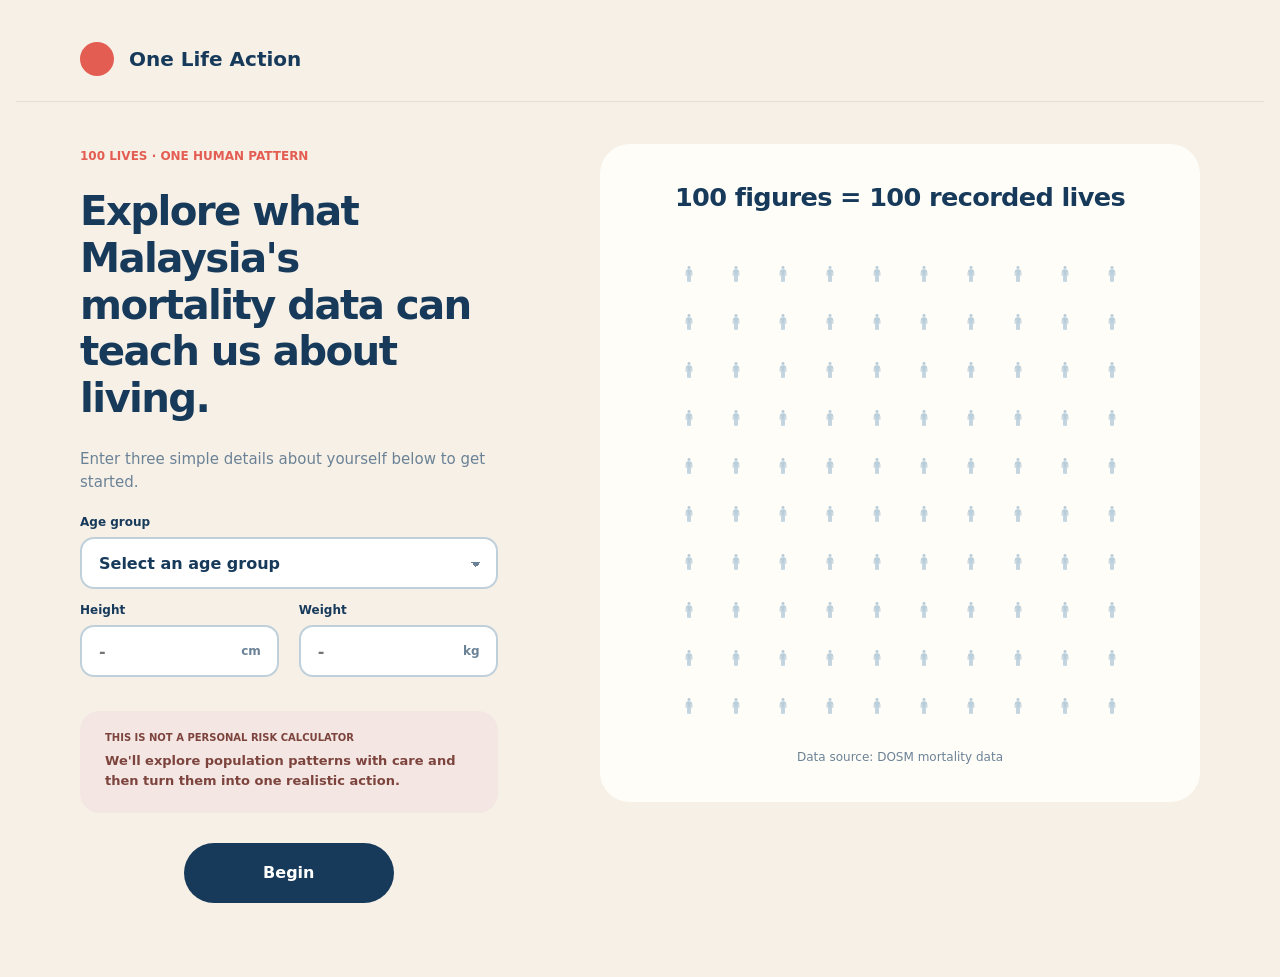
<file: index.html>
<!doctype html>
<html lang="en">
<head>
  <meta charset="UTF-8">
  <meta name="viewport" content="width=device-width, initial-scale=1.0">

  <meta
    http-equiv="refresh"
    content="0; url=./pages/US-1.1.html"
  >

  <title>One Life Action</title>

  <script>
    window.location.replace("./pages/US-1.1.html");
  </script>
</head>

<body>
  <p>
    <a href="./pages/US-1.1.html">Start One Life Action</a>
  </p>
</body>
</html>
</file>
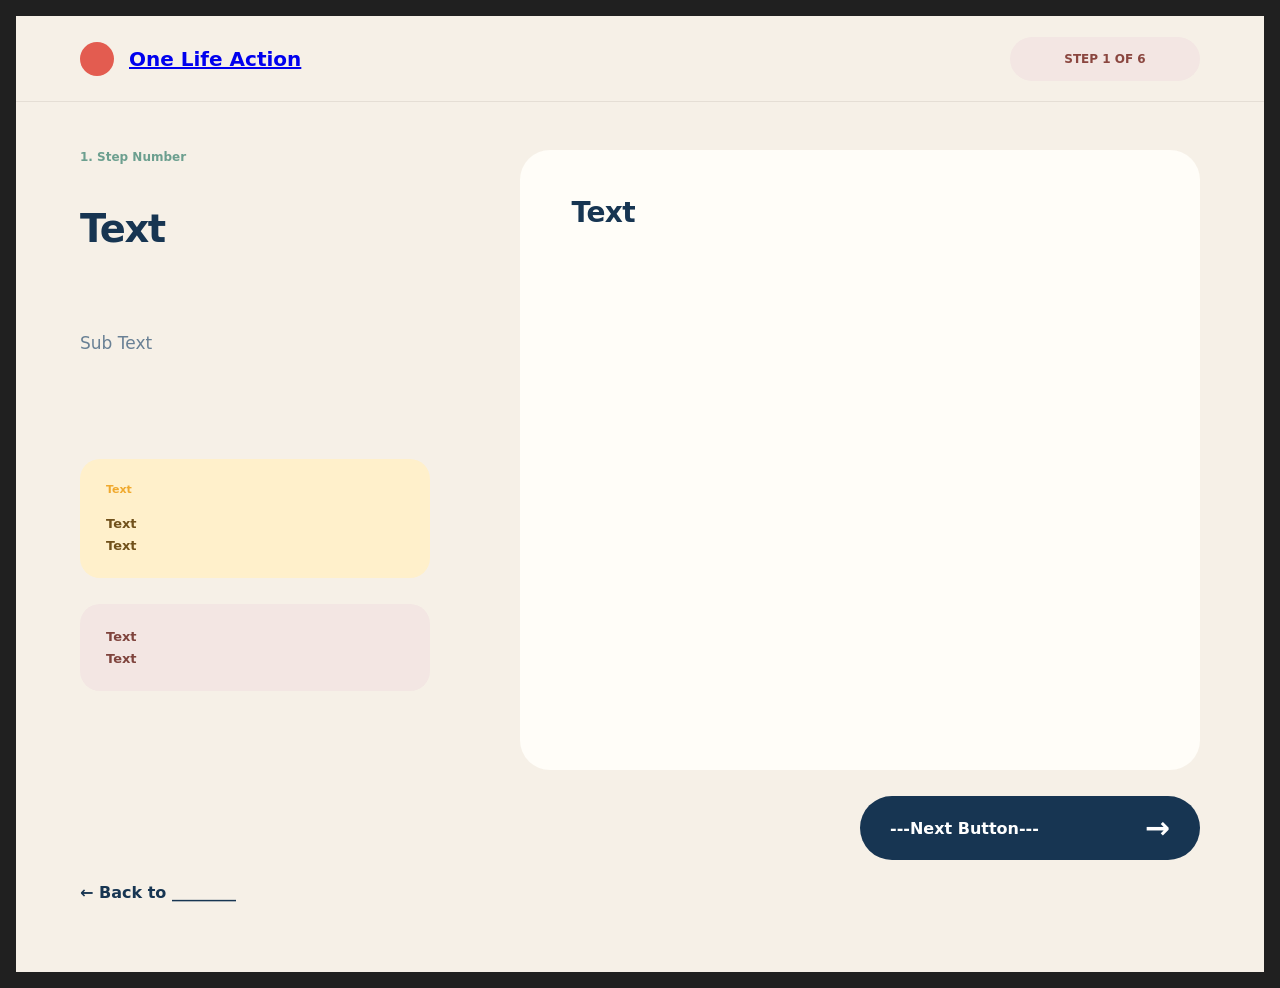
<file: Template.html>
<!doctype html>
<html lang="en">
  <head>
    <meta charset="UTF-8" />
    <meta name="viewport" content="width=device-width, initial-scale=1.0" />
    <title>One Life Action — Blank Template</title>
    <link rel="stylesheet" href="styles.css" />
  </head>

  <body>
    <div class="app">
      <!-- Shared Header -->
      <header class="header">
        <a
          class="brand"
          href="./pages/US-1.1.html"
          data-start-over
          aria-label="Start One Life Action again"
        >
          <span class="brand-dot" aria-hidden="true"></span>
          <span>One Life Action</span>
        </a>
        <div class="step-pill">Step 1 of 6</div>
      </header>

      <main class="page">
        <!-- Left Side -->
        <section class="left-column">
          <p class="eyebrow">1. Step Number</p>

          <h1>Text</h1>

          <p class="subtext">Sub Text</p>

          <aside class="info-card info-card--yellow">
            <span class="card-label">Text</span>
            <strong>Text<br />Text</strong>
          </aside>

          <aside class="info-card info-card--rose">
            <strong>Text<br />Text</strong>
          </aside>

          <!-- Back Button; Not Connected yet -->
          <button class="back-button" type="button">← Back to ________</button>
        </section>

        <!-- Right Side Container -->
        <section class="right-column">
          <div class="content-panel">
            <h2>Text</h2>

            <!-- Add page-specific cards, forms or charts here. -->
          </div>

          <div class="next-row">
            <!-- Visual placeholder only; no navigation is attached. -->
            <button class="next-button" type="button">
              <span>---Next Button---</span>
              <span class="arrow" aria-hidden="true">→</span>
            </button>
          </div>
        </section>
      </main>
    </div>
    <script src="./js/start-over.js"></script>
  </body>
</html>
</file>
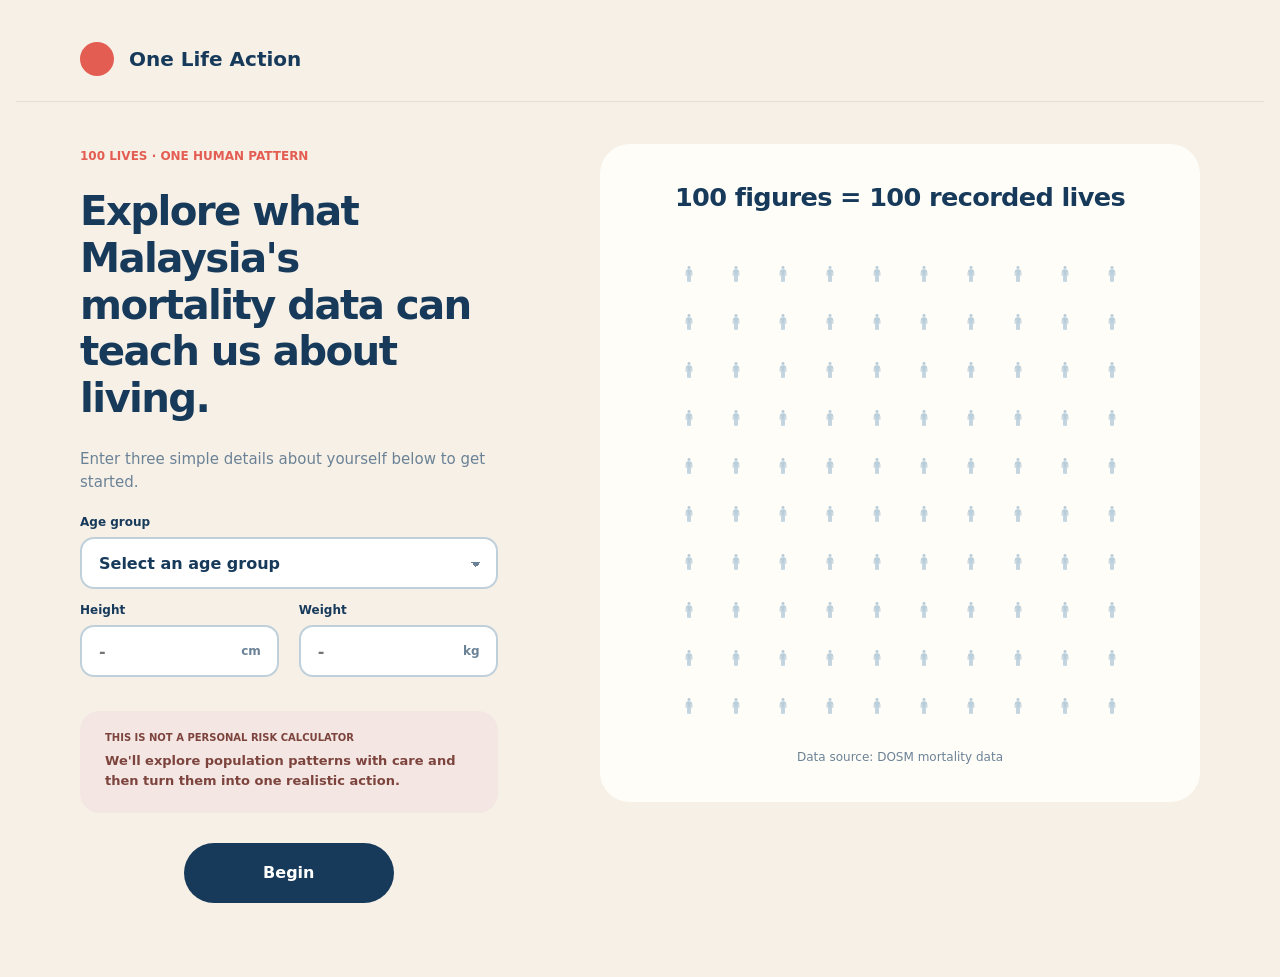
<file: pages/US-1.1.html>
<!doctype html>
<html lang="en">
  <head>
    <meta charset="UTF-8" />
    <meta name="viewport" content="width=device-width, initial-scale=1.0" />
    <meta
      name="description"
      content="Explore a prototype age-band mortality pattern and BMI interface."
    />
    <title>One Life Action - Your Numbers</title>

    <!-- Shared stylesheet -->
    <link rel="stylesheet" href="../styles.css" />
    <!-- Pagespecific stylesheet -->
    <link rel="stylesheet" href="../css/US-1.1.css" />
  </head>

  <body>
    <div class="app us11-app" id="us11App" data-state="initial">
      <header class="header us11-header">
        <a
          class="brand us11-brand"
          href="./US-1.1.html"
          data-start-over
          aria-label="Start One Life Action again"
        >
          <span class="brand-dot" aria-hidden="true"></span>
          <span>One Life Action</span>
        </a>

        <div class="step-pill" id="stepPill" hidden>Step 1 of 6</div>
      </header>

      <main class="us11-layout">
        <section class="us11-intro" aria-labelledby="pageTitle">
          <p class="us11-eyebrow" id="eyebrow">
            100 lives &middot; one human pattern
          </p>

          <h1 id="pageTitle">
            Explore what Malaysia's mortality data can teach us about living.
          </h1>

          <p class="us11-subtext">
            Enter three simple details about yourself below to get started.
          </p>

          <form class="profile-form" id="profileForm" novalidate>
            <div class="form-field form-field--full">
              <label for="ageBand">Age group</label>
              <select id="ageBand" name="ageBand" required>
                <option value="">Select an age group</option>
                <option value="15-40">15-40</option>
                <option value="41-59">41-59</option>
                <option value="60+">60+</option>
              </select>
            </div>

            <div class="form-row">
              <div class="form-field">
                <label for="heightCm">Height</label>
                <div class="unit-input">
                  <input
                    id="heightCm"
                    name="heightCm"
                    type="number"
                    inputmode="decimal"
                    min="100"
                    max="250"
                    step="0.1"
                    placeholder="-"
                    required
                  />
                  <span aria-hidden="true">cm</span>
                </div>
              </div>

              <div class="form-field">
                <label for="weightKg">Weight</label>
                <div class="unit-input">
                  <input
                    id="weightKg"
                    name="weightKg"
                    type="number"
                    inputmode="decimal"
                    min="25"
                    max="350"
                    step="0.1"
                    placeholder="-"
                    required
                  />
                  <span aria-hidden="true">kg</span>
                </div>
              </div>
            </div>

            <div
              class="form-errors"
              id="formErrors"
              role="alert"
              aria-live="assertive"
              hidden
            ></div>

            <aside class="prototype-disclaimer" id="prototypeDisclaimer">
              <strong>This is not a personal risk calculator</strong>
              <span>
                We'll explore population patterns with care and then turn them
                into one realistic action.
              </span>
            </aside>

            <button class="primary-button begin-button" id="beginButton" type="submit">
              Begin
            </button>
          </form>

          <section class="bmi-result" id="bmiResult" aria-live="polite" hidden>
            <div class="bmi-card">
              <span class="bmi-label">Your BMI</span>
              <output class="bmi-value" id="bmiValue">--</output>
              <strong class="bmi-category" id="bmiCategory">--</strong>
              <small id="bmiRange">MOH Recommended BMI range: --</small>
            </div>

            <aside class="bmi-note">
              BMI is only a screening indicator and a reference point.<br />
              It is not a diagnosis of your health quality.
            </aside>
          </section>
        </section>

        <section class="us11-visual-column" aria-label="Mortality visualisation">
          <div class="visual-panel">
            <section id="figuresView" aria-labelledby="figuresHeading">
              <h2 id="figuresHeading">100 figures = 100 recorded lives</h2>

              <p class="mortality-summary" id="mortalitySummary" hidden>
                Highest recorded cause for ages
                <strong id="summaryAgeBand">--</strong>:
                <strong class="coral-text" id="summaryCause">--</strong>,
                <strong class="coral-text" id="summaryPercentage">--</strong>
              </p>

              <div
                class="people-grid"
                id="peopleGrid"
                role="img"
                aria-label="100 grey figures representing 100 recorded lives"
              ></div>

              <p class="data-source-note" id="figuresSource">
                Data source: DOSM mortality data
              </p>
            </section>

            <section id="chartView" aria-labelledby="chartHeading" hidden>
              <h2 id="chartHeading">
                Top recorded causes for ages <span id="chartAgeBand">--</span>
              </h2>

              <p class="chart-intro">
                Population-level pattern for interface testing. It is not your
                personal probability.
              </p>

              <div class="mortality-bars" id="mortalityBars"></div>

              <aside class="meaning-card">
                <strong>What this means</strong>
                <p>
                  These are population-level patterns within this age group.
                  The pattern can guide reflection, but cannot calculate one
                  person's future or personal health risk.
                </p>
              </aside>

              <p class="data-source-note data-source-note--chart" id="chartSource">
                Data source: DOSM mortality data
              </p>
            </section>
          </div>

          <div class="visual-actions">
            <button class="chart-back-button" id="chartBackButton" type="button" hidden>
              <span aria-hidden="true">&larr;</span>
              <span>Back</span>
            </button>

            <button class="primary-button next-button" id="patternButton" type="button" hidden>
              <span>See mortality pattern</span>
              <span class="button-arrow" aria-hidden="true">&rarr;</span>
            </button>

            <button class="primary-button next-button" id="foodButton" type="button" hidden>
              <span>Select my daily food</span>
              <span class="button-arrow" aria-hidden="true">&rarr;</span>
            </button>
          </div>

          <p class="navigation-status" id="navigationStatus" aria-live="polite"></p>
        </section>
      </main>
    </div>

    <script src="../js/start-over.js"></script>
    <script type="module" src="../js/US-1.1.js"></script>
  </body>
</html>
</file>
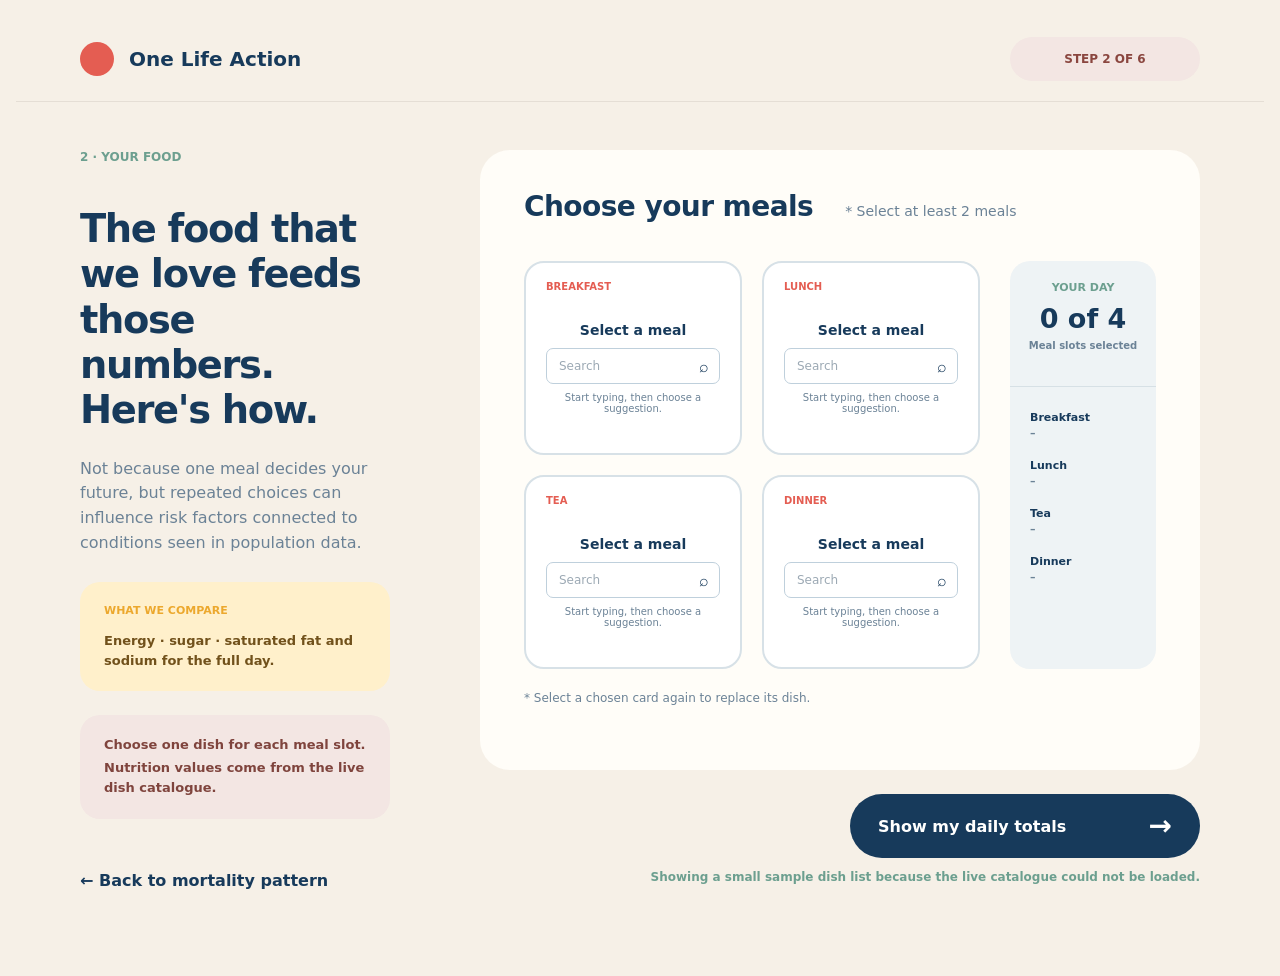
<file: pages/US-2.1.html>
<!doctype html>
<html lang="en">
  <head>
    <meta charset="UTF-8" />
    <meta name="viewport" content="width=device-width, initial-scale=1.0" />
    <title>One Life Action — Blank Template</title>

    <!-- Shared stylesheet -->
    <link rel="stylesheet" href="../styles.css" />
    <!-- Page specific stylesheet -->
    <link rel="stylesheet" href="../css/US-2.1.css" />
  </head>

  <body>
    <div class="app us21-app" id="us21App">
      <header class="header us21-header">
        <a
          class="brand us21-brand"
          href="./US-1.1.html"
          data-start-over
          aria-label="Start One Life Action again"
        >
          <span class="brand-dot" aria-hidden="true"></span>
          <span>One Life Action</span>
        </a>

        <div class="step-pill">Step 2 of 6</div>
      </header>

      <main class="us21-layout">
        <section class="us21-intro" aria-labelledby="pageTitle">
          <p class="us21-eyebrow">2 &middot; Your food</p>

          <h1 id="pageTitle">
            The food that we love feeds those numbers.<br />
            Here's how.
          </h1>

          <p class="us21-subtext">
            Not because one meal decides your future, but repeated choices can
            influence risk factors connected to conditions seen in population
            data.
          </p>

          <aside class="us21-info-card us21-info-card--yellow">
            <strong>What we compare</strong>
            <p>Energy &middot; sugar &middot; saturated fat and sodium for the full day.</p>
          </aside>

          <aside class="us21-info-card us21-info-card--rose">
            <p>Choose one dish for each meal slot.</p>
            <p>
              Nutrition values come from the live dish catalogue.
            </p>
          </aside>

          <button class="us21-back-button" id="backButton" type="button">
            <span aria-hidden="true">&larr;</span>
            Back to mortality pattern
          </button>
        </section>

        <section class="us21-meal-column" aria-labelledby="mealHeading">
          <div class="us21-panel">
            <div class="meal-heading-row">
              <h2 id="mealHeading">Choose your meals</h2>
              <p>* Select at least 2 meals</p>
            </div>

            <div class="meal-workspace">
              <div class="meal-grid" id="mealGrid"></div>

              <aside class="day-summary" aria-labelledby="daySummaryHeading">
                <div class="day-summary__top">
                  <strong id="daySummaryHeading">Your day</strong>
                  <output id="selectionCount">0 of 4</output>
                  <span>Meal slots selected</span>
                </div>

                <dl class="day-summary__list" id="daySummaryList"></dl>
              </aside>
            </div>

            <p class="meal-tip">* Select a chosen card again to replace its dish.</p>
          </div>

          <div class="us21-actions">
            <div
              class="selection-warning"
              id="selectionWarning"
              role="alert"
              aria-live="assertive"
              hidden
            >
              <span aria-hidden="true">&bull;</span>
              <div>
                <strong id="warningTitle"></strong>
                <p id="warningMessage"></p>
              </div>
            </div>

            <button class="us21-next-button" id="totalsButton" type="button">
              <span>Show my daily totals</span>
              <span class="us21-arrow" aria-hidden="true">&rarr;</span>
            </button>
          </div>

          <p
            class="navigation-status"
            id="navigationStatus"
            aria-live="polite"
          ></p>
        </section>
      </main>
    </div>

    <script src="../js/start-over.js"></script>
    <script type="module" src="../js/US-2.1.js"></script>
  </body>
</html>
</file>
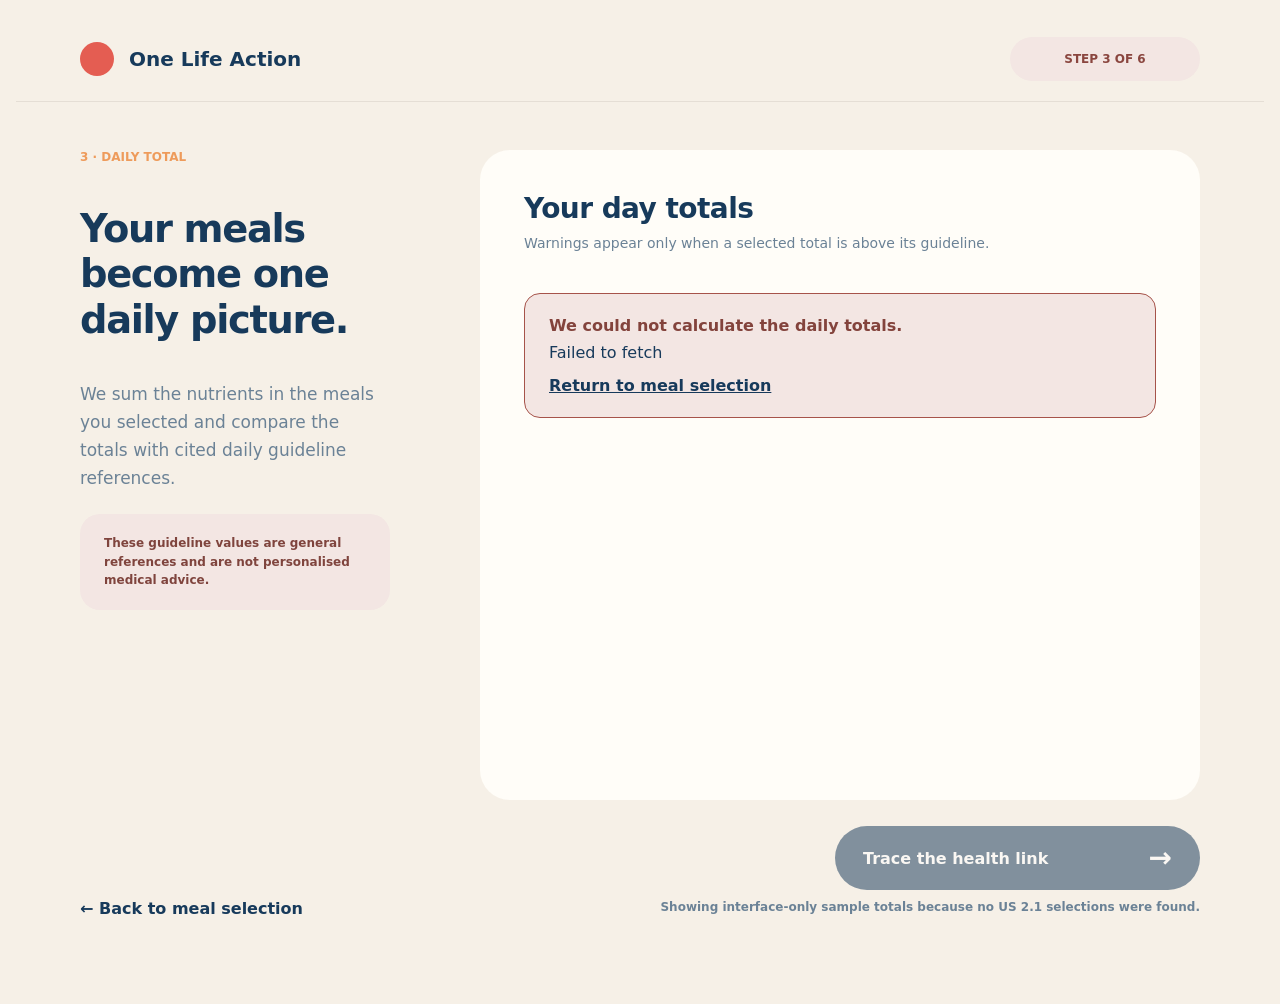
<file: pages/US-2.2.html>
<!doctype html>
<html lang="en">
  <head>
    <meta charset="UTF-8" />
    <meta name="viewport" content="width=device-width, initial-scale=1.0" />
    <meta
      name="description"
      content="Compare the nutrients in selected meals with daily guideline references."
    />
    <title>One Life Action - Your Daily Totals</title>

    <!-- Shared stylesheet -->
    <link rel="stylesheet" href="../styles.css" />
    <!-- Page specific stylesheet -->
    <link rel="stylesheet" href="../css/US-2.2.css" />
  </head>

  <body>
    <div class="app us22-app" id="us22App">
      <header class="header us22-header">
        <a
          class="brand us22-brand"
          href="./US-1.1.html"
          data-start-over
          aria-label="Start One Life Action again"
        >
          <span class="brand-dot" aria-hidden="true"></span>
          <span>One Life Action</span>
        </a>

        <div class="step-pill">Step 3 of 6</div>
      </header>

      <main class="us22-layout">
        <section class="us22-intro" aria-labelledby="pageTitle">
          <p class="us22-eyebrow">3 &middot; Daily total</p>

          <h1 id="pageTitle">Your meals become one daily picture.</h1>

          <p class="us22-subtext">
            We sum the nutrients in the meals you selected and compare the
            totals with cited daily guideline references.
          </p>

          <aside class="priority-card" id="priorityCard" hidden>
            <strong>Priority nutrient</strong>
            <span id="priorityNutrient">&ndash;</span>
            <p id="priorityExplanation"></p>
          </aside>

          <aside class="us22-disclaimer" id="disclaimerCard">
            These guideline values are general references and are not
            personalised medical advice.
          </aside>

          <a class="us22-back-button" href="./US-2.1.html?restore=1">
            <span aria-hidden="true">&larr;</span>
            Back to meal selection
          </a>
        </section>

        <section class="us22-results-column" aria-labelledby="totalsHeading">
          <div class="us22-panel" id="resultsPanel" aria-busy="true">
            <div class="panel-heading">
              <div>
                <h2 id="totalsHeading">Your day totals</h2>
                <p>Warnings appear only when a selected total is above its guideline.</p>
              </div>
            </div>

            <p class="loading-message" id="loadingMessage">Calculating your totals&hellip;</p>

            <div class="analysis-content" id="analysisContent" hidden>
              <div class="analysis-grid">
                <div class="nutrient-list" id="nutrientList"></div>

                <aside class="daily-summary" aria-labelledby="dailySummaryHeading">
                  <strong id="dailySummaryHeading">Daily total</strong>
                  <output id="energyValue">&ndash;</output>
                  <span>Kcal selected</span>

                  <div class="flag-count">
                    <strong id="flaggedCount">0 nutrients</strong>
                    <span>flagged</span>
                  </div>
                </aside>
              </div>

              <aside class="guideline-source" id="guidelineSource"></aside>
            </div>

            <div class="analysis-error" id="analysisError" role="alert" hidden>
              <strong>We could not calculate the daily totals.</strong>
              <p id="analysisErrorMessage"></p>
              <a href="./US-2.1.html?restore=1">Return to meal selection</a>
            </div>
          </div>

          <div class="us22-next-row">
            <a class="us22-next-button" id="healthLinkButton" href="./US-3.1.html">
              <span>Trace the health link</span>
              <span class="us22-arrow" aria-hidden="true">&rarr;</span>
            </a>
          </div>

          <p class="navigation-status" id="navigationStatus" aria-live="polite"></p>
        </section>
      </main>
    </div>

    <script src="../js/start-over.js"></script>
    <script type="module" src="../js/US-2.2.js"></script>
  </body>
</html>
</file>
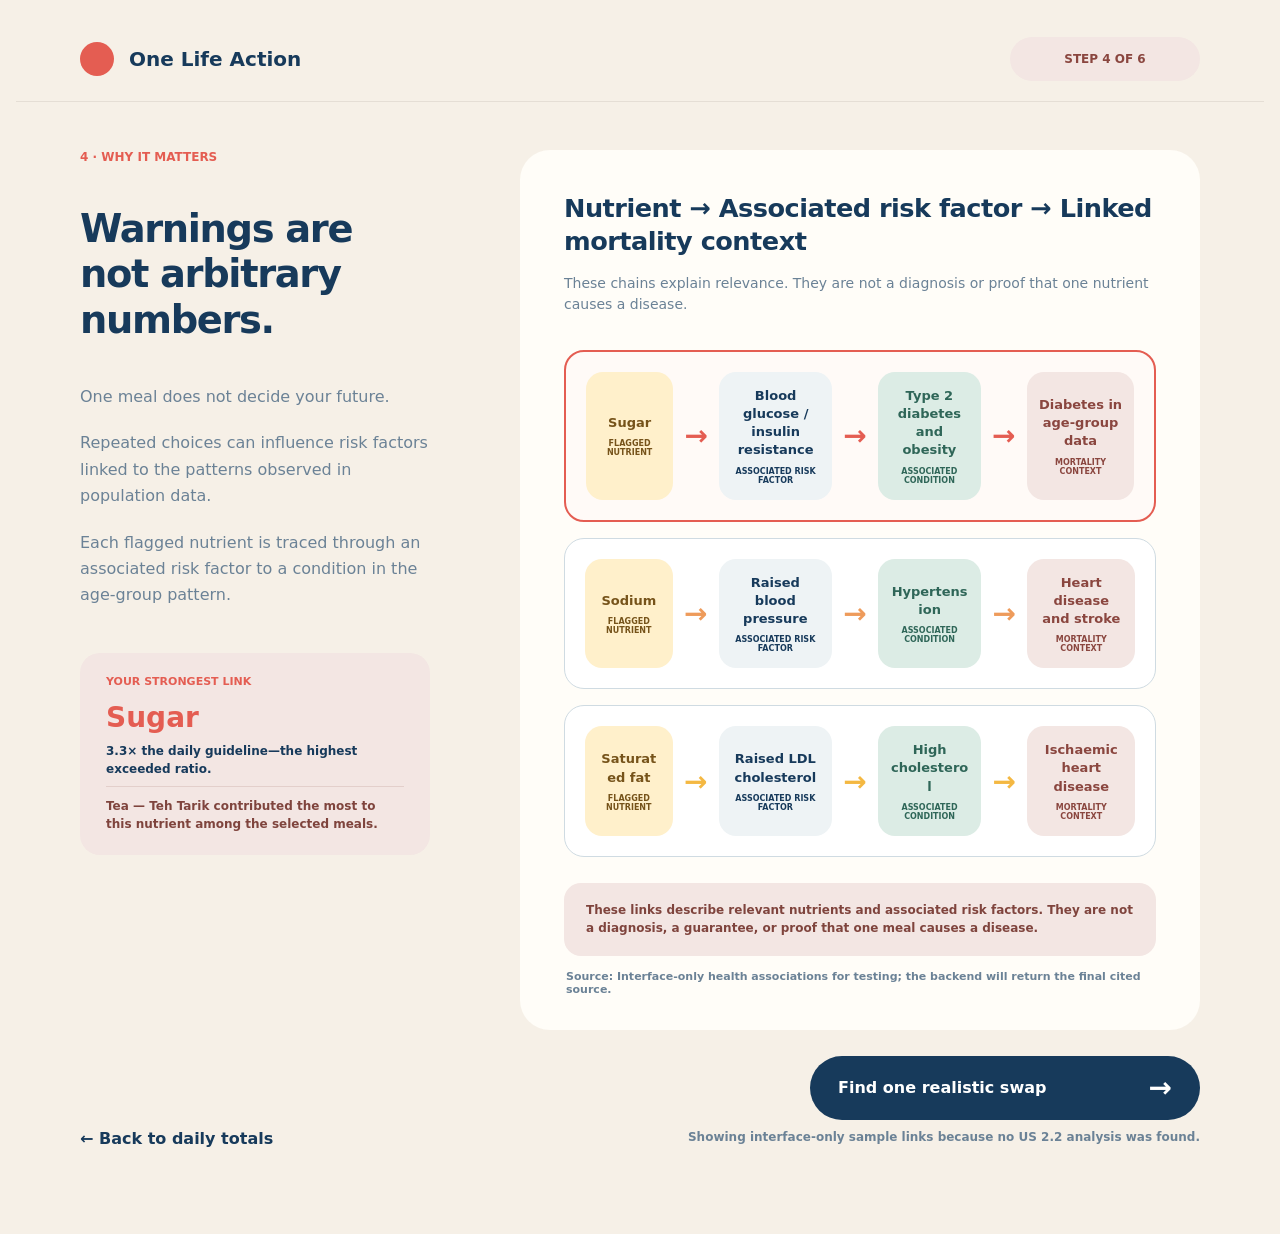
<file: pages/US-3.1.html>
<!doctype html>
<html lang="en">
  <head>
    <meta charset="UTF-8" />
    <meta name="viewport" content="width=device-width, initial-scale=1.0" />
    <meta
      name="description"
      content="Understand how flagged nutrients relate to health risk factors and Malaysia's mortality context."
    />
    <title>One Life Action - Why It Matters</title>

    <!-- Shared stylesheet -->
    <link rel="stylesheet" href="../styles.css" />
    <!-- Page specific stylesheet. -->
    <link rel="stylesheet" href="../css/US-3.1.css" />
  </head>

  <body>
    <div class="app us31-app" id="us31App">
      <header class="header us31-header">
        <a
          class="brand us31-brand"
          href="./US-1.1.html"
          data-start-over
          aria-label="Start One Life Action again"
        >
          <span class="brand-dot" aria-hidden="true"></span>
          <span>One Life Action</span>
        </a>

        <div class="step-pill">Step 4 of 6</div>
      </header>

      <main class="us31-layout">
        <section class="us31-intro" aria-labelledby="pageTitle">
          <p class="us31-eyebrow">4 &middot; Why it matters</p>

          <h1 id="pageTitle">Warnings are not arbitrary numbers.</h1>

          <div class="us31-copy">
            <p>One meal does not decide your future.</p>
            <p>
              Repeated choices can influence risk factors linked to the
              patterns observed in population data.
            </p>
            <p>
              Each flagged nutrient is traced through an associated risk
              factor to a condition in the age-group pattern.
            </p>
          </div>

          <aside class="strongest-link" id="strongestLink" hidden>
            <strong>Your strongest link</strong>
            <output id="priorityName">&ndash;</output>
            <p id="prioritySummary"></p>
            <p class="contributor-summary" id="contributorSummary"></p>
          </aside>

          <aside class="no-priority-card" id="noPriorityCard" hidden>
            <strong>No priority nutrient</strong>
            <p>
              None of the selected totals exceeded the available guideline
              references.
            </p>
          </aside>

          <a class="us31-back-button" href="./US-2.2.html">
            <span aria-hidden="true">&larr;</span>
            Back to daily totals
          </a>
        </section>

        <section class="us31-results-column" aria-labelledby="healthLinkHeading">
          <div class="us31-panel" id="healthPanel" aria-busy="true">
            <div class="panel-heading">
              <h2 id="healthLinkHeading">
                Nutrient <span aria-hidden="true">&rarr;</span> Associated risk
                factor <span aria-hidden="true">&rarr;</span> Linked mortality
                context
              </h2>
              <p>
                These chains explain relevance. They are not a diagnosis or
                proof that one nutrient causes a disease.
              </p>
            </div>

            <p class="loading-message" id="loadingMessage">
              Preparing the health links&hellip;
            </p>

            <div class="health-content" id="healthContent" hidden>
              <div
                class="relationship-list"
                id="relationshipList"
                role="list"
              ></div>

              <div class="empty-relationships" id="emptyRelationships" hidden>
                <strong>No exceeded nutrient needs to be traced.</strong>
                <p>
                  You can still continue to see whether an optional small swap
                  is available.
                </p>
              </div>

              <aside class="relationship-note" id="relationshipNote"></aside>
              <p class="source-note" id="sourceNote"></p>
            </div>

            <div class="health-error" id="healthError" role="alert" hidden>
              <strong>We could not load the health explanation.</strong>
              <p id="healthErrorMessage"></p>
              <a href="./US-2.2.html">Return to daily totals</a>
            </div>
          </div>

          <div class="us31-next-row">
            <a class="us31-next-button" id="swapButton" href="./US-4.1.html">
              <span>Find one realistic swap</span>
              <span class="us31-arrow" aria-hidden="true">&rarr;</span>
            </a>
          </div>

          <p class="navigation-status" id="navigationStatus" aria-live="polite"></p>
        </section>
      </main>
    </div>

    <script src="../js/start-over.js"></script>
    <script type="module" src="../js/US-3.1.js"></script>
  </body>
</html>
</file>
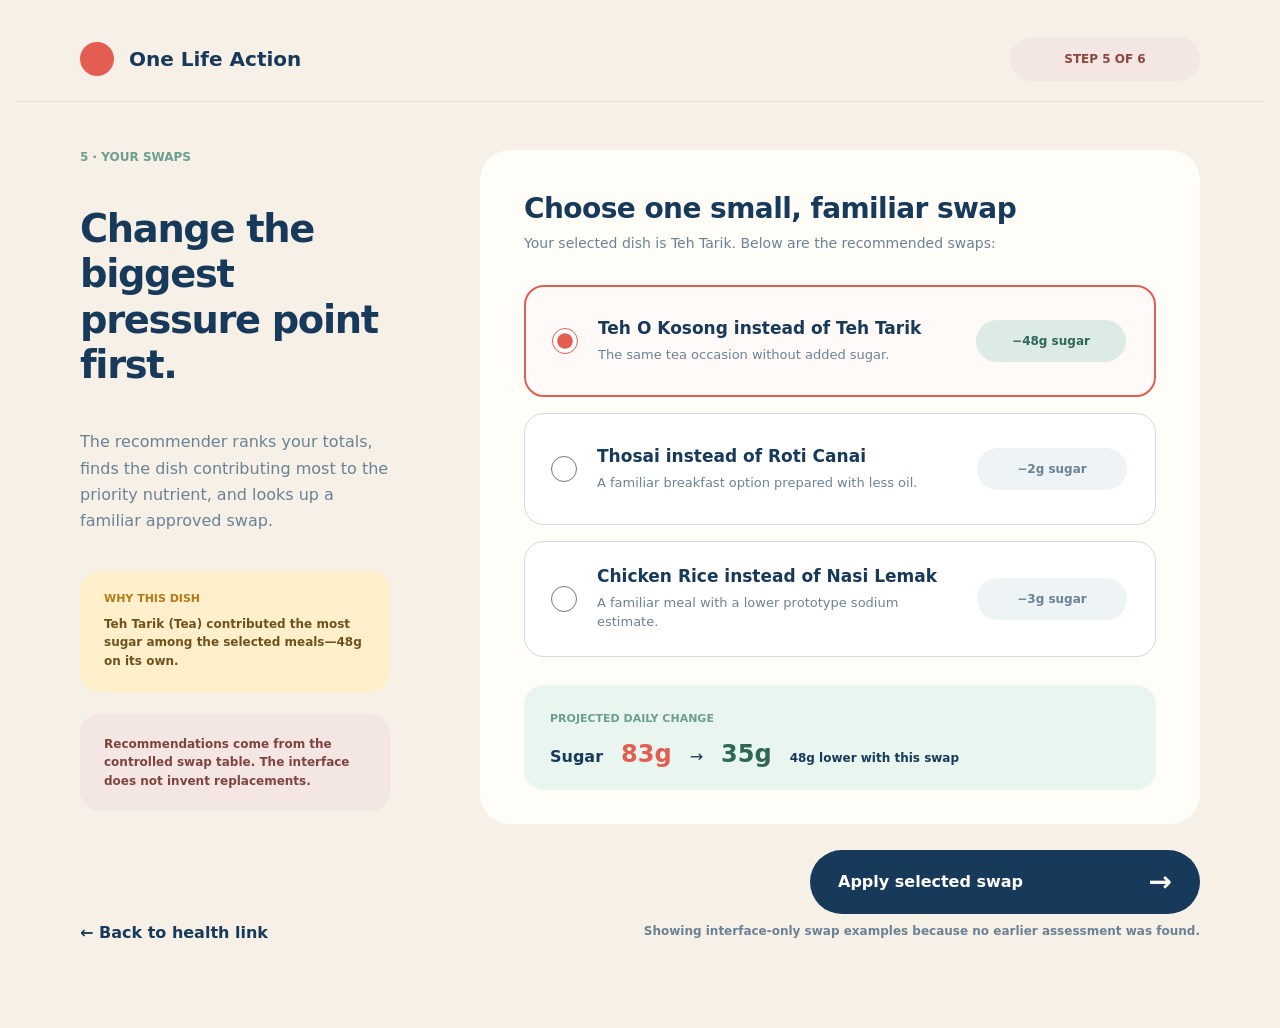
<file: pages/US-4.1.html>
<!doctype html>
<html lang="en">
  <head>
    <meta charset="UTF-8" />
    <meta name="viewport" content="width=device-width, initial-scale=1.0" />
    <meta
      name="description"
      content="Choose one approved, realistic food swap based on the selected meals."
    />
    <title>One Life Action - Your Swap</title>

    <!-- Shared stylesheet -->
    <link rel="stylesheet" href="../styles.css" />
    <!-- Page specific stylesheet. -->
    <link rel="stylesheet" href="../css/US-4.1.css" />
  </head>

  <body>
    <div class="app us41-app" id="us41App">
      <header class="header us41-header">
        <a
          class="brand us41-brand"
          href="./US-1.1.html"
          data-start-over
          aria-label="Start One Life Action again"
        >
          <span class="brand-dot" aria-hidden="true"></span>
          <span>One Life Action</span>
        </a>

        <div class="step-pill">Step 5 of 6</div>
      </header>

      <main class="us41-layout">
        <section class="us41-intro" aria-labelledby="pageTitle">
          <p class="us41-eyebrow">5 &middot; Your swaps</p>

          <h1 id="pageTitle">Change the biggest pressure point first.</h1>

          <p class="us41-subtext">
            The recommender ranks your totals, finds the dish contributing most
            to the priority nutrient, and looks up a familiar approved swap.
          </p>

          <aside class="why-card" id="whyCard">
            <strong>Why this dish</strong>
            <p id="whyDishText">Preparing your recommendation&hellip;</p>
          </aside>

          <aside class="controlled-note">
            Recommendations come from the controlled swap table. The interface
            does not invent replacements.
          </aside>

          <a class="us41-back-button" href="./US-3.1.html">
            <span aria-hidden="true">&larr;</span>
            Back to health link
          </a>
        </section>

        <section class="us41-results-column" aria-labelledby="swapHeading">
          <div class="us41-panel" id="swapPanel" aria-busy="true">
            <div class="panel-heading">
              <h2 id="swapHeading">Choose one small, familiar swap</h2>
              <p id="selectedDishPrompt">
                Preparing the selected dish and its recommended swaps&hellip;
              </p>
            </div>

            <p class="loading-message" id="loadingMessage">
              Looking for an approved swap&hellip;
            </p>

            <div class="swap-content" id="swapContent" hidden>
              <fieldset class="swap-options" id="swapOptions">
                <legend class="visually-hidden">Available approved swaps</legend>
              </fieldset>

              <aside class="projected-change" id="projectedChange" hidden>
                <strong>Projected daily change</strong>
                <div class="projected-values">
                  <span id="projectedNutrient">&ndash;</span>
                  <b id="projectedBefore">&ndash;</b>
                  <span aria-hidden="true">&rarr;</span>
                  <b id="projectedAfter">&ndash;</b>
                  <span id="projectedReduction"></span>
                </div>
              </aside>

              <aside class="no-swap-state" id="noSwapState" hidden>
                <strong>No need to make a change to your meals.</strong>
                <p>
                  Your current selected meals do not exceed the recommended nutrition limits. Return to meal
                  selection to try a different set of dishes.
                </p>
                <a href="./US-2.1.html">Return to meal selection</a>
              </aside>
            </div>

            <div class="swap-error" id="swapError" role="alert" hidden>
              <strong>We could not load a swap recommendation.</strong>
              <p id="swapErrorMessage"></p>
              <a href="./US-3.1.html">Return to the health explanation</a>
            </div>
          </div>

          <div class="us41-next-row">
            <a class="us41-next-button" id="applySwapButton" href="./US-4.2.html">
              <span>Apply selected swap</span>
              <span class="us41-arrow" aria-hidden="true">&rarr;</span>
            </a>
          </div>

          <p class="navigation-status" id="navigationStatus" aria-live="polite"></p>
        </section>
      </main>
    </div>

    <script src="../js/start-over.js"></script>
    <script type="module" src="../js/US-4.1.js"></script>
  </body>
</html>
</file>
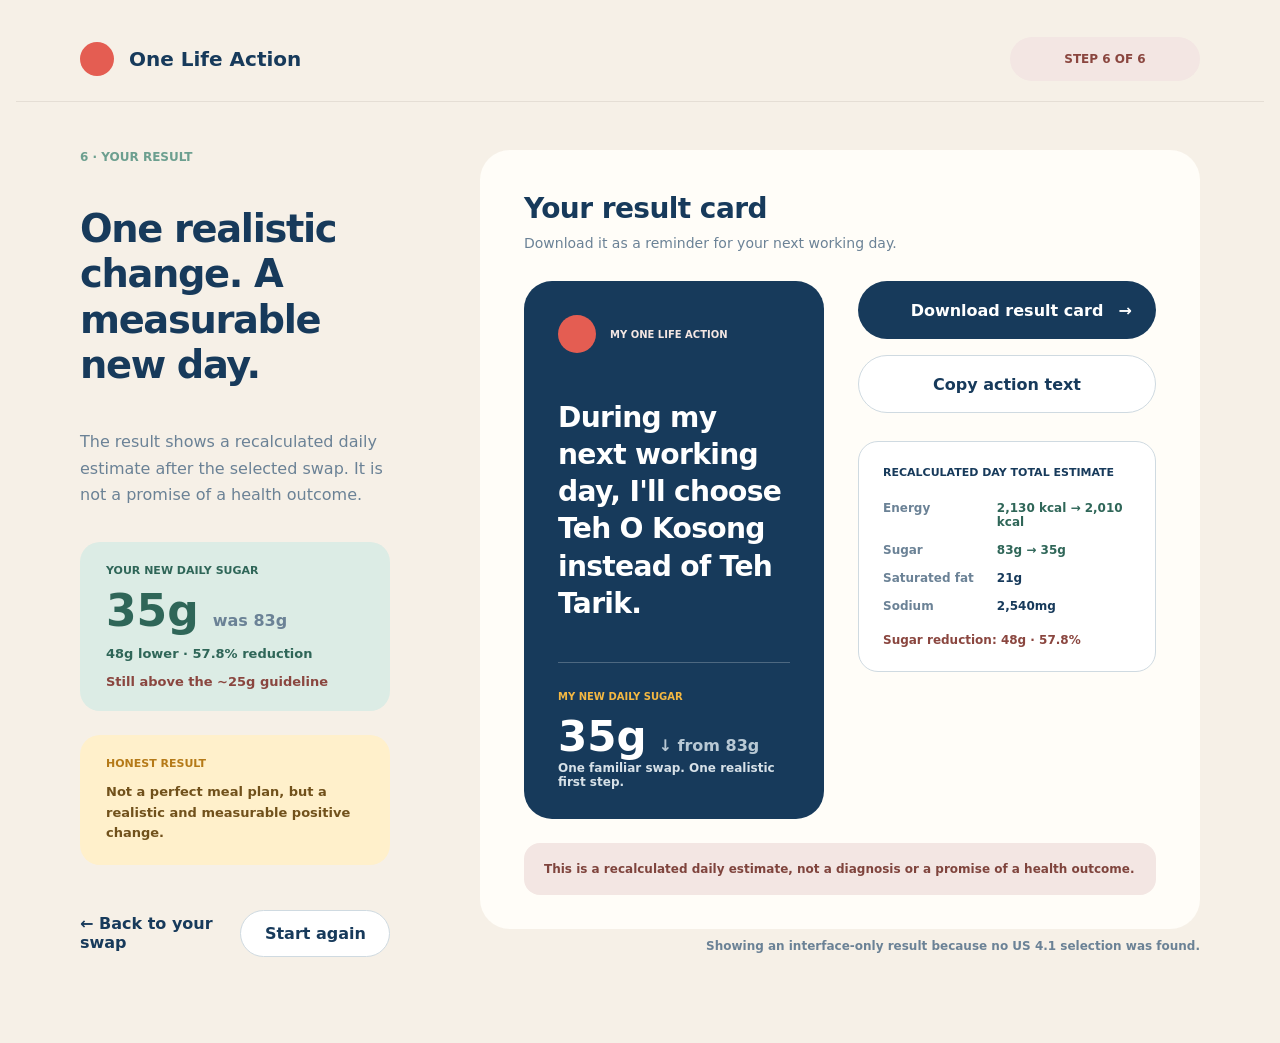
<file: pages/US-4.2.html>
<!doctype html>
<html lang="en">
  <head>
    <meta charset="UTF-8" />
    <meta name="viewport" content="width=device-width, initial-scale=1.0" />
    <meta
      name="description"
      content="Review the measurable daily change produced by one approved food swap."
    />
    <title>One Life Action - Your Result</title>

    <!-- Shared stylesheet -->
    <link rel="stylesheet" href="../styles.css" />
    <!-- Page specific stylesheet. -->
    <link rel="stylesheet" href="../css/US-4.2.css" />
  </head>

  <body>
    <div class="app us42-app" id="us42App">
      <header class="header us42-header">
        <a
          class="brand us42-brand"
          href="./US-1.1.html"
          data-start-over
          aria-label="Start One Life Action again"
        >
          <span class="brand-dot" aria-hidden="true"></span>
          <span>One Life Action</span>
        </a>

        <div class="step-pill">Step 6 of 6</div>
      </header>

      <main class="us42-layout">
        <section class="us42-intro" aria-labelledby="pageTitle">
          <p class="us42-eyebrow">6 &middot; Your result</p>

          <h1 id="pageTitle">One realistic change. A measurable new day.</h1>

          <p class="us42-subtext">
            The result shows a recalculated daily estimate after the selected
            swap. It is not a promise of a health outcome.
          </p>

          <aside class="result-summary" id="resultSummary" hidden>
            <strong id="summaryLabel">Your new daily total</strong>
            <div class="summary-values">
              <output id="summaryAfter">&ndash;</output>
              <span id="summaryBefore"></span>
            </div>
            <p id="summaryReduction"></p>
            <p class="guideline-status" id="guidelineStatus"></p>
          </aside>

          <aside class="honest-result">
            <strong>Honest result</strong>
            <p>
              Not a perfect meal plan, but a realistic and measurable positive
              change.
            </p>
          </aside>

          <div class="us42-left-actions">
            <a class="us42-back-button" href="./US-4.1.html">
              <span aria-hidden="true">&larr;</span>
              Back to your swap
            </a>
            <a
              class="start-again-button"
              href="./US-1.1.html"
              data-start-over
            >Start again</a>
          </div>
        </section>

        <section class="us42-results-column" aria-labelledby="resultHeading">
          <div class="us42-panel" id="resultPanel" aria-busy="true">
            <div class="panel-heading">
              <h2 id="resultHeading">Your result card</h2>
              <p>Download it as a reminder for your next working day.</p>
            </div>

            <p class="loading-message" id="loadingMessage">
              Recalculating your selected day&hellip;
            </p>

            <div class="result-content" id="resultContent" hidden>
              <div class="result-grid">
                <article class="action-card" id="actionCard">
                  <div class="action-card__brand">
                    <span aria-hidden="true"></span>
                    <strong>My One Life Action</strong>
                  </div>

                  <p class="action-text" id="actionText"></p>

                  <div class="action-divider"></div>

                  <strong class="action-metric-label" id="actionMetricLabel">
                    My new daily total
                  </strong>
                  <p class="action-metric">
                    <output id="actionMetricAfter">&ndash;</output>
                    <span id="actionMetricBefore"></span>
                  </p>

                  <p class="action-footer">
                    One familiar swap. One realistic first step.
                  </p>
                </article>

                <div class="result-tools">
                  <button class="download-button" id="downloadButton" type="button">
                    <span>Download result card</span>
                    <span aria-hidden="true">&rarr;</span>
                  </button>

                  <button class="copy-button" id="copyButton" type="button">
                    Copy action text
                  </button>

                  <section class="totals-card" aria-labelledby="totalsHeading">
                    <h3 id="totalsHeading">Recalculated day total estimate</h3>
                    <dl id="totalsList"></dl>
                    <p id="totalsReduction"></p>
                  </section>
                </div>
              </div>

              <aside class="result-disclaimer" id="resultDisclaimer"></aside>
            </div>

            <div class="result-error" id="resultError" role="alert" hidden>
              <strong>We could not calculate the swap result.</strong>
              <p id="resultErrorMessage"></p>
              <a href="./US-4.1.html">Return to swap selection</a>
            </div>
          </div>

          <p class="navigation-status" id="navigationStatus" aria-live="polite"></p>
        </section>
      </main>
    </div>

    <script src="../js/start-over.js"></script>
    <script type="module" src="../js/US-4.2.js?v=5"></script>
  </body>
</html>
</file>
<file: styles.css>
:root {
  --navy: #173552;
  --cream: #f6f0e7;
  --panel: #fffdf8;
  --coral: #e35c50;
  --sage: #6c9f8f;
  --muted: #698095;
  --rose: #f3e6e3;
  --yellow: #fff0cb;
  --line: #e5ded5;
}

* { box-sizing: border-box; }

body {
  margin: 0;
  background: #202020;
  color: var(--navy);
  font-family: Inter, ui-sans-serif, system-ui, -apple-system,
    BlinkMacSystemFont, "Segoe UI", sans-serif;
}

button { font: inherit; }

.app {
  width: min(1600px, calc(100% - 32px));
  min-height: calc(100vh - 32px);
  margin: 16px auto;
  background: var(--cream);
  overflow: hidden;
}

/* Shared header */
.header {
  min-height: 86px;
  padding: 0 clamp(32px, 5vw, 82px);
  border-bottom: 1px solid var(--line);
  display: flex;
  align-items: center;
  justify-content: space-between;
  gap: 24px;
}

.brand {
  display: flex;
  align-items: center;
  gap: 15px;
  font-size: 20px;
  font-weight: 800;
}

.brand-dot {
  width: 34px;
  height: 34px;
  border-radius: 50%;
  background: var(--coral);
}

.step-pill {
  min-width: 190px;
  padding: 15px 24px;
  border-radius: 999px;
  background: var(--rose);
  color: #8a463f;
  text-align: center;
  text-transform: uppercase;
  font-size: 12px;
  font-weight: 800;
}

/* Main two-column layout */
.page {
  min-height: 870px;
  padding: 48px clamp(32px, 5vw, 82px) 70px;
  display: grid;
  grid-template-columns: minmax(300px, 350px) minmax(620px, 1fr);
  gap: clamp(54px, 7vw, 106px);
}

.left-column {
  min-height: 740px;
  display: flex;
  flex-direction: column;
  align-items: flex-start;
}

.eyebrow {
  margin: 0 0 42px;
  color: var(--sage);
  font-size: 12px;
  font-weight: 800;
}

h1 {
  margin: 0;
  font-size: clamp(38px, 3vw, 48px);
  line-height: 1.18;
  letter-spacing: -0.035em;
}

.subtext {
  margin: 82px 0 0;
  color: var(--muted);
  font-size: 17px;
}

.info-card {
  width: 100%;
  padding: 22px 26px;
  border-radius: 20px;
  font-size: 13px;
  line-height: 1.65;
}

.info-card--yellow {
  margin-top: 106px;
  background: var(--yellow);
  color: #71511b;
}

.info-card--rose {
  margin-top: 26px;
  background: var(--rose);
  color: #7f443d;
}

.card-label {
  display: block;
  margin-bottom: 14px;
  color: #f0a92e;
  font-size: 11px;
  font-weight: 800;
}

.back-button {
  margin-top: auto;
  padding: 34px 0 0;
  border: 0;
  background: transparent;
  color: var(--navy);
  cursor: default;
  font-weight: 800;
}

.right-column {
  min-width: 0;
  display: flex;
  flex-direction: column;
}

.content-panel {
  min-height: 620px;
  padding: 46px 52px;
  border-radius: 30px;
  background: var(--panel);
}

.content-panel h2 {
  margin: 0;
  font-size: 28px;
  letter-spacing: -0.02em;
}

.next-row {
  margin-top: 26px;
  display: flex;
  justify-content: flex-end;
}

.next-button {
  min-width: 340px;
  min-height: 64px;
  padding: 0 30px;
  border: 0;
  border-radius: 999px;
  background: var(--navy);
  color: white;
  display: flex;
  align-items: center;
  justify-content: space-between;
  cursor: default;
  font-size: 16px;
  font-weight: 800;
}

.next-button .arrow {
  font-size: 30px;
  line-height: 1;
}

/* Tablet layout */
@media (max-width: 950px) {
  .page { grid-template-columns: 1fr; }
  .left-column { min-height: auto; }
  .subtext { margin-top: 40px; }
  .info-card--yellow { margin-top: 48px; }
  .back-button { margin-top: 32px; }
}

/* Mobile layout */
@media (max-width: 600px) {
  .app {
    width: 100%;
    min-height: 100vh;
    margin: 0;
  }

  .header {
    min-height: 72px;
    padding: 0 18px;
  }

  .brand { font-size: 16px; }
  .brand-dot { width: 25px; height: 25px; }

  .step-pill {
    min-width: 110px;
    padding: 12px;
    font-size: 9px;
  }

  .page {
    min-height: auto;
    padding: 34px 18px 46px;
    gap: 38px;
  }

  h1 { font-size: 36px; }

  .content-panel {
    min-height: 460px;
    padding: 30px 24px;
  }

  .next-button {
    width: 100%;
    min-width: 0;
  }
}

/* ---------------------------------------------------------------
   Reusable content-panel components (stat chips, nutrient bars,
   relationship cards). Shared across pages so step content stays
   visually consistent.
---------------------------------------------------------------- */

.stat-strip {
  display: flex;
  gap: 14px;
  margin-bottom: 36px;
  flex-wrap: wrap;
}

.stat-chip {
  padding: 14px 22px;
  border-radius: 16px;
  background: var(--cream);
  min-width: 150px;
}

.stat-chip .stat-label {
  display: block;
  font-size: 11px;
  font-weight: 800;
  text-transform: uppercase;
  color: var(--muted);
  margin-bottom: 6px;
}

.stat-chip .stat-value {
  font-size: 22px;
  font-weight: 800;
  letter-spacing: -0.02em;
}

.nutrient-list {
  display: flex;
  flex-direction: column;
  gap: 30px;
}

.nutrient-row-top {
  display: flex;
  align-items: baseline;
  justify-content: space-between;
  gap: 12px;
  margin-bottom: 10px;
}

.nutrient-row-top .nutrient-name {
  display: flex;
  align-items: center;
  gap: 10px;
  font-size: 15px;
  font-weight: 800;
}

.nutrient-row-top .nutrient-value {
  font-size: 13px;
  font-family: ui-monospace, "SF Mono", Menlo, Consolas, monospace;
  color: var(--muted);
  text-align: right;
  white-space: nowrap;
}

.progress-track {
  position: relative;
  height: 10px;
  border-radius: 999px;
  background: var(--cream);
  overflow: hidden;
}

.progress-fill {
  height: 100%;
  border-radius: 999px;
}

.progress-marker {
  position: absolute;
  top: 50%;
  left: 50%;
  width: 2px;
  height: 16px;
  transform: translate(-50%, -50%);
  background: rgba(23, 53, 82, 0.35);
}

.progress-scale {
  display: flex;
  justify-content: space-between;
  margin-top: 7px;
  font-size: 10px;
  color: var(--muted);
}

.badge {
  display: inline-block;
  padding: 4px 11px;
  border-radius: 999px;
  font-size: 10px;
  font-weight: 800;
  text-transform: uppercase;
  letter-spacing: 0.02em;
}

.badge--exceeded { background: #fbe3e0; color: var(--coral); }
.badge--ok { background: #e2efe9; color: #4d8571; }

.relationship-list {
  display: flex;
  flex-direction: column;
  gap: 18px;
}

.relationship-card {
  padding: 22px 26px;
  border-radius: 20px;
  background: var(--cream);
  border-left: 4px solid var(--coral);
}

.relationship-card h3 {
  margin: 0 0 8px;
  font-size: 16px;
  letter-spacing: -0.01em;
}

.relationship-card p {
  margin: 0;
  font-size: 14px;
  color: var(--muted);
  line-height: 1.65;
}

.relationship-card .mortality-tag {
  display: inline-flex;
  align-items: center;
  gap: 6px;
  margin-top: 14px;
  padding: 6px 13px;
  border-radius: 999px;
  background: var(--rose);
  color: #7f443d;
  font-size: 11px;
  font-weight: 800;
}

.panel-note {
  margin: 28px 0 0;
  font-size: 12px;
  color: var(--muted);
  line-height: 1.6;
}
</file>
<file: css/US-1.1.css>
:root {
  --navy: #173a5b;
  --cream: #f6f0e7;
  --panel: #fffdf8;
  --coral: #e45d52;
  --sage: #6c9f8f;
  --muted: #6b8296;
  --rose: #f3e6e3;
  --yellow: #fff0cb;
  --line: #e5ded5;
  --figure-grey: #b8cdda;
  --track: #e5edf1;
  --soft-blue: #eef3f5;
  --white: #ffffff;
}

[hidden] {
  display: none !important;
}

*,
*::before,
*::after {
  box-sizing: border-box;
}

body {
  margin: 0;
  background: #f6f0e7;
  color: var(--navy);
  font-family: Inter, ui-sans-serif, system-ui, -apple-system, BlinkMacSystemFont,
    "Segoe UI", sans-serif;
}

button {
  font: inherit;
}

.us11-app {
  width: min(1600px, calc(100% - 32px));
  min-height: calc(100vh - 32px);
  margin: 16px auto;
  overflow: hidden;
  background: var(--cream);
}

.us11-header {
  min-height: 86px;
  padding: 0 clamp(32px, 5vw, 82px);
  border-bottom: 1px solid var(--line);
  display: flex;
  align-items: center;
  justify-content: space-between;
  gap: 24px;
}

.us11-brand {
  color: var(--navy);
  text-decoration: none;
  display: flex;
  align-items: center;
  gap: 15px;
  font-size: 20px;
  font-weight: 800;
}

.us11-header .brand-dot {
  width: 34px;
  height: 34px;
  border-radius: 50%;
  background: var(--coral);
}

.us11-header .step-pill {
  min-width: 190px;
  padding: 15px 24px;
  border-radius: 999px;
  background: var(--rose);
  color: #8a463f;
  text-align: center;
  text-transform: uppercase;
  font-size: 12px;
  font-weight: 800;
}

.us11-brand:focus-visible,
.primary-button:focus-visible,
.profile-form input:focus-visible,
.profile-form select:focus-visible {
  outline: 3px solid rgba(228, 93, 82, 0.35);
  outline-offset: 3px;
}

.us11-layout {
  display: grid;
  grid-template-columns: minmax(340px, 420px) minmax(600px, 1fr);
  gap: clamp(58px, 8vw, 130px);
  min-height: 790px;
  padding: 42px clamp(32px, 5vw, 82px) 58px;
}

.us11-intro {
  min-width: 0;
  padding-top: 5px;
}

.us11-eyebrow {
  margin: 0 0 26px;
  color: var(--coral);
  font-size: 12px;
  font-weight: 800;
  text-transform: uppercase;
}

.us11-app[data-state="figures"] .us11-eyebrow,
.us11-app[data-state="chart"] .us11-eyebrow {
  text-transform: none;
}

.us11-app h1 {
  max-width: 420px;
  margin: 0;
  font-size: clamp(38px, 3.15vw, 49px);
  line-height: 1.16;
  letter-spacing: -0.04em;
}

.us11-subtext {
  margin: 25px 0 0;
  color: var(--muted);
  font-size: 15px;
  line-height: 1.55;
}

.profile-form {
  margin-top: 21px;
}

.form-row {
  display: grid;
  grid-template-columns: 1fr 1fr;
  gap: 20px;
  margin-top: 14px;
}

.form-field label {
  display: block;
  margin-bottom: 8px;
  font-size: 12px;
  font-weight: 800;
}

.form-field select,
.unit-input {
  width: 100%;
  min-height: 52px;
  border: 2px solid #bfd0db;
  border-radius: 14px;
  background: var(--white);
}

.form-field select {
  appearance: none;
  padding: 0 46px 0 17px;
  color: var(--navy);
  background-image:
    linear-gradient(45deg, transparent 50%, var(--muted) 50%),
    linear-gradient(135deg, var(--muted) 50%, transparent 50%);
  background-position:
    calc(100% - 20px) 23px,
    calc(100% - 15px) 23px;
  background-repeat: no-repeat;
  background-size: 5px 5px, 5px 5px;
  font: inherit;
  font-weight: 700;
}

.unit-input {
  display: flex;
  align-items: center;
  padding-right: 16px;
}

.unit-input input {
  min-width: 0;
  flex: 1;
  border: 0;
  outline: 0;
  padding: 0 0 0 17px;
  background: transparent;
  color: var(--navy);
  font: inherit;
  font-weight: 700;
}

.unit-input span {
  color: var(--muted);
  font-size: 12px;
  font-weight: 700;
}

.form-field select[aria-invalid="true"],
.unit-input:has(input[aria-invalid="true"]) {
  border-color: var(--coral);
  box-shadow: 0 0 0 3px rgba(228, 93, 82, 0.12);
}

.form-errors {
  margin-top: 14px;
  padding: 12px 15px;
  border: 1px solid #b85a50;
  border-radius: 12px;
  background: #f8e9e6;
  color: #7d3f38;
  font-size: 13px;
  font-weight: 700;
  line-height: 1.45;
}

.prototype-disclaimer {
  margin-top: 34px;
  padding: 21px 25px;
  border-radius: 20px;
  background: var(--rose);
  color: #7d443d;
}

.prototype-disclaimer strong,
.prototype-disclaimer span {
  display: block;
}

.prototype-disclaimer strong {
  margin-bottom: 8px;
  font-size: 10px;
  text-transform: uppercase;
}

.prototype-disclaimer span {
  font-size: 13px;
  font-weight: 700;
  line-height: 1.55;
}

.primary-button {
  min-height: 60px;
  border: 0;
  border-radius: 999px;
  background: var(--navy);
  color: var(--white);
  cursor: pointer;
  font: inherit;
  font-weight: 800;
  transition: transform 160ms ease, background-color 160ms ease;
}

.primary-button:hover {
  background: #102f4c;
  transform: translateY(-1px);
}

.begin-button {
  display: block;
  min-width: 210px;
  margin: 30px auto 0;
}

.bmi-result[data-category="normal"] .bmi-card {
  background-color: #e3f1eb;
  border: 1px solid #b7d8ca;
}

.bmi-result[data-category="normal"] .bmi-label,
.bmi-result[data-category="normal"] .bmi-value,
.bmi-result[data-category="normal"] .bmi-category {
  color: #367562;
}

.bmi-result[data-category="normal"] .bmi-card small {
  color: #527c70;
}

.bmi-card {
  display: grid;
  grid-template-columns: auto auto 1fr;
  align-items: center;
  gap: 12px 24px;
  padding: 19px 22px 14px;
  border-radius: 17px;
  background: var(--rose);
  margin: 30px auto 0;
}

.bmi-label {
  color: #8f453d;
  font-size: 10px;
  font-weight: 800;
  text-transform: uppercase;
}

.bmi-value {
  color: var(--coral);
  font-size: 38px;
  font-weight: 800;
  line-height: 1;
}

.bmi-category {
  font-size: 18px;
}

.bmi-card small {
  grid-column: 1 / -1;
  color: var(--muted);
  font-size: 11px;
  font-weight: 700;
}

.bmi-note {
  margin-top: 22px;
  padding: 15px 21px;
  border-radius: 15px;
  background: var(--yellow);
  color: #73521b;
  font-size: 12px;
  font-weight: 700;
  line-height: 1.5;
}

.us11-visual-column {
  min-width: 0;
}

.visual-panel {
  min-height: 630px;
  padding: 38px clamp(36px, 4vw, 68px);
  border-radius: 30px;
  background: var(--panel);
}

.visual-panel h2 {
  margin: 0;
  text-align: center;
  font-size: clamp(24px, 2vw, 31px);
  letter-spacing: -0.025em;
}

.mortality-summary {
  margin: 20px 0 0;
  text-align: center;
  font-size: 14px;
  font-weight: 700;
}

.coral-text {
  color: var(--coral);
}

.people-grid {
  display: grid;
  grid-template-columns: repeat(10, 16px);
  column-gap: 31px;
  row-gap: 20px;
  width: max-content;
  margin: 48px auto 0;
}

.data-source-note {
  margin: 30px 0 0;
  color: var(--muted);
  text-align: center;
  font-size: 12px;
  font-weight: 500;
}

.data-source-note--chart {
  margin-top: 24px;
  text-align: left;
  font-weight: 700;
}

.us11-app[data-state="figures"] .people-grid {
  margin-top: 34px;
}

.person-figure {
  display: block;
  width: 16px;
  height: 28px;
  background-color: var(--figure-grey);

  -webkit-mask: url("../assets/person.png") center / contain no-repeat;
  mask: url("../assets/person.png") center / contain no-repeat;

  transition:
    background-color 260ms ease,
    transform 260ms ease;
}

.person-figure.is-highlighted {
  background-color: var(--coral);
}

.visual-actions {
  display: flex;
  justify-content: flex-end;
  align-items: center;
  gap: 24px;
  margin-top: 25px;
}

.visual-actions[data-state="chart"] {
  justify-content: space-between;
}

.chart-back-button {
  border: 0;
  padding: 14px 0;
  background: transparent;
  color: var(--navy);
  cursor: pointer;
  display: inline-flex;
  align-items: center;
  gap: 7px;
  font-weight: 800;
}

.chart-back-button:focus-visible {
  outline: 3px solid rgba(228, 93, 82, 0.35);
  outline-offset: 3px;
}

.next-button {
  width: min(365px, 100%);
  padding: 0 26px 0 30px;
  display: flex;
  align-items: center;
  justify-content: space-between;
}

.button-arrow {
  font-size: 27px;
  line-height: 1;
}

.navigation-status {
  min-height: 20px;
  margin: 8px 18px 0 0;
  color: var(--muted);
  text-align: right;
  font-size: 12px;
}

#chartView h2 {
  text-align: left;
}

.chart-intro {
  margin: 24px 0 0;
  color: var(--muted);
  font-size: 15px;
}

.mortality-bars {
  display: grid;
  gap: 32px;
  margin-top: 38px;
}

.bar-row {
  --bar-colour: var(--coral);
}

.bar-row:nth-child(2) {
  --bar-colour: #ef9b58;
}

.bar-row:nth-child(3) {
  --bar-colour: #f4b840;
}

.bar-row:nth-child(4) {
  --bar-colour: #72a291;
}

.bar-labels {
  display: flex;
  align-items: flex-end;
  justify-content: space-between;
  gap: 18px;
  margin-bottom: 10px;
  font-size: 14px;
  font-weight: 800;
}

.bar-rank {
  color: var(--muted);
  font-size: 12px;
}

.bar-track {
  height: 15px;
  overflow: hidden;
  border-radius: 999px;
  background: var(--track);
}

.bar-fill {
  width: 0;
  height: 100%;
  border-radius: inherit;
  background: var(--bar-colour);
  transition: width 500ms ease;
}

.meaning-card {
  margin-top: 46px;
  padding: 21px 26px;
  border-radius: 18px;
  background: var(--soft-blue);
}

.meaning-card strong {
  color: var(--sage);
  font-size: 11px;
  text-transform: uppercase;
}

.meaning-card p {
  margin: 12px 0 0;
  font-size: 14px;
  font-weight: 700;
  line-height: 1.55;
}

.next-hint {
  margin: 24px 0 0;
  color: var(--muted);
  font-size: 12px;
  font-weight: 700;
}

@media (max-width: 1050px) {
  .us11-layout {
    grid-template-columns: 1fr;
    gap: 44px;
  }

  .us11-intro,
  .us11-app h1 {
    max-width: 680px;
  }

  .people-grid {
    gap: 20px clamp(20px, 5vw, 43px);
  }
}

@media (max-width: 640px) {
  .us11-app {
    width: 100%;
    min-height: 100vh;
    margin: 0;
  }

  .us11-header {
    min-height: 72px;
    padding: 0 18px;
  }

  .us11-header .brand {
    font-size: 16px;
  }

  .us11-header .brand-dot {
    width: 26px;
    height: 26px;
  }

  .us11-header .step-pill {
    min-width: 108px;
    padding: 12px;
    font-size: 9px;
  }

  .us11-layout {
    min-height: 0;
    padding: 32px 18px 44px;
  }

  .us11-app h1 {
    font-size: 36px;
  }

  .form-row {
    grid-template-columns: 1fr;
  }

  .visual-panel {
    min-height: 560px;
    padding: 30px 18px;
  }

  .people-grid {
    grid-template-columns: repeat(10, 11px);
    column-gap: 15px;
    row-gap: 14px;
    width: max-content;
    margin: 38px auto 0;
  }

  .person-figure {
    width: 11px;
    height: 21px;
  }

  .bmi-card {
    grid-template-columns: auto auto;
  }

  .bmi-category {
    grid-column: 1 / -1;
  }

  .next-button {
    width: 100%;
  }
}

@media (prefers-reduced-motion: reduce) {
  *,
  *::before,
  *::after {
    scroll-behavior: auto !important;
    transition-duration: 0.01ms !important;
  }
}
</file>
<file: css/US-2.1.css>
:root {
  --navy: #173a5b;
  --cream: #f6f0e7;
  --panel: #fffdf8;
  --coral: #e45d52;
  --sage: #6c9f8f;
  --muted: #6b8296;
  --rose: #f3e6e3;
  --yellow: #fff0cb;
  --line: #e5ded5;
  --soft-blue: #eef3f5;
  --input-line: #bfd0dc;
  --white: #ffffff;
}

[hidden] {
  display: none !important;
}

*,
*::before,
*::after {
  box-sizing: border-box;
}

body {
  margin: 0;
  background: #f6f0e7;
  color: var(--navy);
  font-family: Inter, ui-sans-serif, system-ui, -apple-system, BlinkMacSystemFont,
    "Segoe UI", sans-serif;
}

button,
input {
  font: inherit;
}

.us21-app {
  width: min(1600px, calc(100% - 32px));
  min-height: calc(100vh - 32px);
  margin: 16px auto;
  overflow: hidden;
  background: var(--cream);
}

.us21-header {
  min-height: 86px;
  padding: 0 clamp(32px, 5vw, 82px);
  border-bottom: 1px solid var(--line);
  display: flex;
  align-items: center;
  justify-content: space-between;
  gap: 24px;
}

.us21-brand {
  color: var(--navy);
  text-decoration: none;
  display: flex;
  align-items: center;
  gap: 15px;
  font-size: 20px;
  font-weight: 800;
}

.us21-header .brand-dot {
  width: 34px;
  height: 34px;
  flex: 0 0 auto;
  border-radius: 50%;
  background: var(--coral);
}

.us21-header .step-pill {
  min-width: 190px;
  padding: 15px 24px;
  border-radius: 999px;
  background: var(--rose);
  color: #8a463f;
  text-align: center;
  text-transform: uppercase;
  font-size: 12px;
  font-weight: 800;
}

.us21-brand:focus-visible,
.us21-back-button:focus-visible,
.us21-next-button:focus-visible,
.meal-search:focus-visible,
.change-meal-button:focus-visible {
  outline: 3px solid rgba(228, 93, 82, 0.35);
  outline-offset: 3px;
}

.us21-layout {
  display: grid;
  grid-template-columns: minmax(300px, 350px) minmax(720px, 1fr);
  gap: clamp(54px, 7vw, 106px);
  min-height: 790px;
  padding: 48px clamp(32px, 5vw, 82px) 70px;
}

.us21-intro {
  min-width: 0;
  min-height: 740px;
  display: flex;
  flex-direction: column;
  align-items: flex-start;
}

.us21-eyebrow {
  margin: 0 0 42px;
  color: var(--sage);
  font-size: 12px;
  font-weight: 800;
  text-transform: uppercase;
}

.us21-app h1 {
  margin: 0;
  font-size: clamp(38px, 3vw, 48px);
  line-height: 1.18;
  letter-spacing: -0.035em;
}

.us21-subtext {
  margin: 24px 0 0;
  color: var(--muted);
  font-size: 16px;
  line-height: 1.55;
}

.us21-info-card {
  width: 100%;
  padding: 20px 24px;
  border-radius: 20px;
  font-size: 13px;
  line-height: 1.55;
}

.us21-info-card strong {
  display: block;
  margin-bottom: 12px;
  color: #eca82d;
  font-size: 11px;
  text-transform: uppercase;
}

.us21-info-card p {
  margin: 0;
  font-weight: 700;
}

.us21-info-card p + p {
  margin-top: 3px;
}

.us21-info-card--yellow {
  margin-top: 26px;
  background: var(--yellow);
  color: #71511b;
}

.us21-info-card--rose {
  margin-top: 24px;
  background: var(--rose);
  color: #7f443d;
}

.us21-back-button {
  margin-top: auto;
  padding: 34px 0 0;
  border: 0;
  background: transparent;
  color: var(--navy);
  cursor: pointer;
  font-weight: 800;
}

.us21-meal-column {
  min-width: 0;
}

.us21-panel {
  min-height: 620px;
  padding: 40px 44px 30px;
  border-radius: 30px;
  background: var(--panel);
}

.us21-panel h2 {
  margin: 0;
  font-size: 28px;
  letter-spacing: -0.02em;
}

.meal-heading-row {
  display: flex;
  align-items: baseline;
  flex-wrap: wrap;
  gap: 10px 32px;
}

.meal-heading-row p {
  margin: 0;
  color: var(--muted);
  font-size: 14px;
}

.meal-workspace {
  display: grid;
  grid-template-columns: minmax(0, 1fr) 146px;
  gap: 30px;
  margin-top: 38px;
}

.meal-grid {
  display: grid;
  grid-template-columns: repeat(2, minmax(0, 1fr));
  gap: 20px;
  min-width: 0;
}

.meal-card {
  position: relative;
  min-width: 0;
  min-height: 194px;
  padding: 18px 20px;
  border: 2px solid #d7e1e7;
  border-radius: 20px;
  background: var(--white);
  transition:
    border-color 180ms ease,
    background-color 180ms ease,
    transform 180ms ease;
}

.meal-card[data-selected="true"] {
  border-color: var(--coral);
  background: #fff8f5;
}

.meal-card__slot {
  display: block;
  margin-bottom: 17px;
  color: var(--coral);
  font-size: 10px;
  font-weight: 800;
  text-transform: uppercase;
}

.meal-card__empty {
  min-height: 118px;
  display: flex;
  flex-direction: column;
  align-items: center;
  justify-content: center;
  text-align: center;
}

.meal-card__empty label {
  margin-bottom: 10px;
  font-size: 14px;
  font-weight: 800;
}

.meal-search-wrap {
  position: relative;
  width: min(180px, 100%);
}

.meal-search {
  width: 100%;
  min-height: 36px;
  padding: 8px 34px 8px 12px;
  border: 1px solid var(--input-line);
  border-radius: 7px;
  background: white;
  color: var(--navy);
  font-size: 12px;
}

.meal-search::placeholder {
  color: #9ca9b4;
}

.meal-search-icon {
  position: absolute;
  top: 50%;
  right: 11px;
  transform: translateY(-50%);
  color: var(--navy);
  pointer-events: none;
}

.meal-search-help {
  min-height: 16px;
  margin: 8px 0 0;
  color: var(--muted);
  font-size: 10px;
}

.meal-search-help.is-error {
  color: #9a433a;
  font-weight: 700;
}

.meal-card__selected {
  min-height: 118px;
}

.selected-meal-main {
  display: grid;
  grid-template-columns: 62px 1fr;
  align-items: center;
  gap: 14px;
}

.meal-slot-image {
  width: 62px;
  height: 62px;
  padding: 7px;
  border-radius: 14px;
  background: #f7efe3;
  object-fit: contain;
}

.selected-meal-copy strong {
  display: block;
  font-size: 16px;
  line-height: 1.25;
}

.selected-meal-copy span {
  display: block;
  margin-top: 6px;
  color: var(--muted);
  font-size: 11px;
}

.nutrient-list {
  display: grid;
  grid-template-columns: repeat(4, auto);
  justify-content: space-between;
  gap: 8px;
  margin: 18px 0 0;
  padding: 14px 0 0;
  border-top: 1px solid #dce4e8;
  list-style: none;
  color: var(--muted);
  font-size: 9px;
  font-weight: 800;
}

.change-meal-button {
  position: absolute;
  inset: 0;
  width: 100%;
  border: 0;
  border-radius: inherit;
  background: transparent;
  cursor: pointer;
}

.change-meal-button span {
  position: absolute;
  width: 1px;
  height: 1px;
  overflow: hidden;
  clip: rect(0 0 0 0);
  white-space: nowrap;
}

.day-summary {
  min-width: 0;
  min-height: 408px;
  overflow: hidden;
  border-radius: 20px;
  background: var(--soft-blue);
}

.day-summary__top {
  min-height: 126px;
  padding: 20px 12px;
  border-bottom: 1px solid #d6e0e5;
  display: flex;
  flex-direction: column;
  align-items: center;
  text-align: center;
}

.day-summary__top strong {
  color: var(--sage);
  font-size: 11px;
  text-transform: uppercase;
}

.day-summary__top output {
  margin-top: 9px;
  font-size: 27px;
  font-weight: 800;
}

.day-summary__top span {
  margin-top: 6px;
  color: var(--muted);
  font-size: 10px;
  font-weight: 700;
}

.day-summary__list {
  margin: 0;
  padding: 24px 20px;
}

.day-summary__list div + div {
  margin-top: 17px;
}

.day-summary__list dt {
  font-size: 11px;
  font-weight: 800;
}

.day-summary__list dd {
  min-height: 15px;
  margin: 3px 0 0;
  color: var(--muted);
  font-size: 11px;
  font-weight: 700;
  overflow-wrap: anywhere;
}

.meal-tip {
  margin: 22px 0 0;
  color: var(--muted);
  font-size: 12px;
}

.us21-actions {
  display: grid;
  grid-template-columns: minmax(300px, 1fr) minmax(300px, 350px);
  align-items: center;
  gap: 28px;
  margin-top: 24px;
}

.selection-warning {
  grid-column: 1;

  min-height: 62px;
  padding: 13px 18px;
  border: 1px solid #9d4a42;
  border-radius: 12px;
  background: var(--rose);
  color: #8a463f;
  display: grid;
  grid-template-columns: auto 1fr;
  gap: 10px;
}

.selection-warning strong {
  display: block;
  font-size: 14px;
}

.selection-warning p {
  margin: 4px 0 0;
  color: var(--navy);
  font-size: 11px;
  font-weight: 700;
}

.us21-next-button {
  grid-column: 2;
  width: 100%;

  min-height: 64px;
  padding: 0 28px;
  border: 0;
  border-radius: 999px;
  background: var(--navy);
  color: white;
  display: flex;
  align-items: center;
  justify-content: space-between;
  gap: 24px;
  cursor: pointer;
  font-size: 16px;
  font-weight: 800;
}

.us21-next-button:hover {
  background: #102f4c;
}

.us21-arrow {
  font-size: 28px;
  line-height: 1;
}

.navigation-status {
  min-height: 20px;
  margin: 12px 0 0;
  color: var(--sage);
  text-align: right;
  font-size: 12px;
  font-weight: 700;
}

@media (max-width: 1150px) {
  .us21-layout {
    grid-template-columns: 280px minmax(650px, 1fr);
    gap: 42px;
  }

  .us21-panel {
    padding: 34px 30px 28px;
  }

  .meal-workspace {
    grid-template-columns: 1fr;
    gap: 20px;
  }

  .day-summary {
    min-height: auto;
  }

  .day-summary__list {
    display: grid;
    grid-template-columns: repeat(4, minmax(0, 1fr));
    gap: 18px;
  }

  .day-summary__list div + div {
    margin-top: 0;
  }

  .meal-grid {
  grid-template-columns: repeat(2, minmax(0, 1fr));
  }
}

@media (max-width: 950px) {
  .us21-layout {
    grid-template-columns: 1fr;
  }

  .us21-intro {
    min-height: auto;
  }

  .us21-app h1 {
    max-width: 650px;
  }

  .us21-subtext {
    max-width: 700px;
  }

  .us21-info-card {
    max-width: 520px;
  }

  .us21-back-button {
    margin-top: 24px;
  }
}

@media (max-width: 720px) {
  .us21-app {
    width: 100%;
    min-height: 100vh;
    margin: 0;
  }

  .us21-header {
    min-height: 72px;
    padding: 0 18px;
  }

  .us21-brand {
    font-size: 16px;
  }

  .us21-header .brand-dot {
    width: 26px;
    height: 26px;
  }

  .us21-header .step-pill {
    min-width: 108px;
    padding: 12px;
    font-size: 9px;
  }

  .us21-layout {
    min-height: 0;
    padding: 32px 18px 44px;
  }

  .us21-eyebrow {
    margin-bottom: 24px;
  }

  .us21-app h1 {
    font-size: 36px;
  }

  .us21-panel {
    min-height: 0;
    padding: 28px 18px;
  }

  .meal-workspace {
    grid-template-columns: 1fr;
  }

  .meal-grid {
    grid-template-columns: 1fr;
  }

  .day-summary {
    min-height: auto;
  }

  .day-summary__list {
    display: grid;
    grid-template-columns: repeat(2, minmax(0, 1fr));
    gap: 18px;
  }

  .day-summary__list div + div {
    margin-top: 0;
  }

  .us21-actions {
    grid-template-columns: 1fr;
  }

  .selection-warning,
  .us21-next-button {
    grid-column: 1;
    width: 100%;
  }

  .navigation-status {
    text-align: left;
  }
}

@media (prefers-reduced-motion: reduce) {
  *,
  *::before,
  *::after {
    transition-duration: 0.01ms !important;
  }
}
</file>
<file: css/US-2.2.css>
:root {
  --navy: #173a5b;
  --cream: #f6f0e7;
  --panel: #fffdf8;
  --coral: #e45d52;
  --orange: #ee9b5b;
  --amber: #f4b842;
  --sage: #6c9f8f;
  --muted: #6b8296;
  --rose: #f3e6e3;
  --yellow: #fff0cb;
  --line: #e5ded5;
  --track: #e5edf1;
  --soft-blue: #eef3f5;
  --white: #ffffff;
}

[hidden] {
  display: none !important;
}

*,
*::before,
*::after {
  box-sizing: border-box;
}

body {
  margin: 0;
  background: var(--cream);
  color: var(--navy);
  font-family: Inter, ui-sans-serif, system-ui, -apple-system, BlinkMacSystemFont,
    "Segoe UI", sans-serif;
}

.us22-app {
  width: min(1600px, calc(100% - 32px));
  min-height: calc(100vh - 32px);
  margin: 16px auto;
  overflow: hidden;
  background: var(--cream);
}

.us22-header {
  min-height: 86px;
  padding: 0 clamp(32px, 5vw, 82px);
  border-bottom: 1px solid var(--line);
  display: flex;
  align-items: center;
  justify-content: space-between;
  gap: 24px;
}

.us22-brand {
  color: var(--navy);
  text-decoration: none;
  display: flex;
  align-items: center;
  gap: 15px;
  font-size: 20px;
  font-weight: 800;
}

.us22-header .brand-dot {
  width: 34px;
  height: 34px;
  flex: 0 0 auto;
  border-radius: 50%;
  background: var(--coral);
}

.us22-header .step-pill {
  min-width: 190px;
  padding: 15px 24px;
  border-radius: 999px;
  background: var(--rose);
  color: #8a463f;
  text-align: center;
  text-transform: uppercase;
  font-size: 12px;
  font-weight: 800;
}

.us22-brand:focus-visible,
.us22-back-button:focus-visible,
.us22-next-button:focus-visible,
.analysis-error a:focus-visible {
  outline: 3px solid rgba(228, 93, 82, 0.35);
  outline-offset: 3px;
}

.us22-layout {
  display: grid;
  grid-template-columns: minmax(300px, 350px) minmax(720px, 1fr);
  gap: clamp(54px, 7vw, 106px);
  min-height: 790px;
  padding: 48px clamp(32px, 5vw, 82px) 70px;
}

.us22-intro {
  min-width: 0;
  min-height: 740px;
  display: flex;
  flex-direction: column;
  align-items: flex-start;
}

.us22-eyebrow {
  margin: 0 0 42px;
  color: var(--orange);
  font-size: 12px;
  font-weight: 800;
  text-transform: uppercase;
}

.us22-app h1 {
  margin: 0;
  font-size: clamp(38px, 3vw, 48px);
  line-height: 1.18;
  letter-spacing: -0.035em;
}

.us22-subtext {
  margin: 38px 0 0;
  color: var(--muted);
  font-size: 17px;
  line-height: 1.65;
}

.priority-card,
.us22-disclaimer {
  width: 100%;
  padding: 20px 24px;
  border-radius: 20px;
}

.priority-card {
  margin-top: 36px;
  background: var(--yellow);
  color: #71511b;
}

.priority-card > strong {
  display: block;
  color: #b57a18;
  font-size: 11px;
  text-transform: uppercase;
}

.priority-card > span {
  display: block;
  margin-top: 10px;
  color: var(--coral);
  font-size: 28px;
  font-weight: 800;
}

.priority-card p {
  margin: 7px 0 0;
  color: var(--navy);
  font-size: 12px;
  font-weight: 700;
  line-height: 1.45;
}

.us22-disclaimer {
  margin-top: 22px;
  background: var(--rose);
  color: #7f443d;
  font-size: 12px;
  font-weight: 700;
  line-height: 1.55;
}

.us22-back-button {
  margin-top: auto;
  padding: 34px 0 0;
  color: var(--navy);
  text-decoration: none;
  font-weight: 800;
}

.us22-results-column {
  min-width: 0;
}

.us22-panel {
  min-height: 650px;
  padding: 42px 44px 34px;
  border-radius: 30px;
  background: var(--panel);
}

.panel-heading h2 {
  margin: 0;
  font-size: 28px;
  letter-spacing: -0.02em;
}

.panel-heading p {
  margin: 10px 0 0;
  color: var(--muted);
  font-size: 14px;
}

.loading-message {
  margin: 52px 0 0;
  color: var(--muted);
  font-weight: 700;
}

.analysis-grid {
  display: grid;
  grid-template-columns: minmax(0, 1fr) 175px;
  align-items: start;
  gap: 28px;
  margin-top: 34px;
}

.nutrient-list {
  min-width: 0;
  display: grid;
  gap: 20px;
}

.nutrient-row {
  min-width: 0;
  padding: 22px 26px 20px;
  border: 1px solid #cfdae1;
  border-radius: 19px;
  background: var(--white);
}

.nutrient-row[data-exceeded="true"] {
  border-color: var(--row-color, var(--coral));
  background: #fffaf7;
}

.nutrient-row[data-priority="true"] {
  border-width: 2px;
}

.nutrient-row__top {
  display: grid;
  grid-template-columns: minmax(0, 1fr) auto;
  align-items: start;
  gap: 20px;
}

.nutrient-row__identity strong {
  display: block;
  font-size: 16px;
}

.nutrient-row__amounts {
  display: flex;
  align-items: baseline;
  gap: 22px;
  margin-top: 8px;
}

.nutrient-total {
  color: var(--row-color, var(--navy));
  font-size: 28px;
  font-weight: 800;
  line-height: 1;
}

.nutrient-guideline {
  color: var(--muted);
  font-size: 12px;
  font-weight: 700;
}

.nutrient-ratio {
  color: var(--row-color, var(--navy));
  text-align: right;
  font-size: 14px;
  font-weight: 800;
}

.nutrient-badge {
  display: block;
  min-width: 132px;
  margin-top: 8px;
  padding: 7px 12px;
  border-radius: 999px;
  background: var(--rose);
  color: #8a463f;
  text-align: center;
  text-transform: uppercase;
  font-size: 9px;
}

.nutrient-badge--ok {
  background: #e1efe8;
  color: #367562;
}

.progress-track {
  position: relative;
  height: 15px;
  margin-top: 18px;
  overflow: hidden;
  border-radius: 999px;
  background: var(--track);
}

.progress-fill {
  width: 0;
  height: 100%;
  border-radius: inherit;
  background: var(--row-color, var(--sage));
  transition: width 500ms ease;
}

.guideline-marker {
  position: absolute;
  top: -3px;
  bottom: -3px;
  left: 50%;
  width: 2px;
  background: rgba(23, 58, 91, 0.32);
}

.daily-summary {
  min-width: 0;
  min-height: 292px;
  padding: 26px 18px;
  border-radius: 20px;
  background: var(--soft-blue);
  display: flex;
  flex-direction: column;
  align-items: center;
  text-align: center;
}

.daily-summary > strong {
  color: var(--sage);
  font-size: 11px;
  text-transform: uppercase;
}

.daily-summary > output {
  margin-top: 14px;
  font-size: 34px;
  font-weight: 800;
  line-height: 1;
}

.daily-summary > span {
  margin-top: 7px;
  color: var(--muted);
  font-size: 11px;
  font-weight: 700;
}

.flag-count {
  width: 100%;
  margin-top: 34px;
  padding: 18px 10px;
  border-radius: 16px;
  background: var(--rose);
  color: #8a463f;
}

.flag-count strong,
.flag-count span {
  display: block;
  font-size: 12px;
}

.guideline-source {
  width: fit-content;
  max-width: 100%;
  margin-top: 28px;
  padding: 15px 20px;
  border-radius: 14px;
  background: var(--soft-blue);
  color: var(--muted);
  font-size: 12px;
  font-weight: 700;
}

.analysis-error {
  margin-top: 42px;
  padding: 22px 24px;
  border: 1px solid #a6534a;
  border-radius: 16px;
  background: var(--rose);
  color: #83433c;
}

.analysis-error p {
  margin: 8px 0 14px;
  color: var(--navy);
}

.analysis-error a {
  color: var(--navy);
  font-weight: 800;
}

.us22-next-row {
  margin-top: 26px;
  display: flex;
  justify-content: flex-end;
}

.us22-next-button {
  width: min(365px, 100%);
  min-height: 64px;
  padding: 0 28px;
  border-radius: 999px;
  background: var(--navy);
  color: white;
  text-decoration: none;
  display: flex;
  align-items: center;
  justify-content: space-between;
  gap: 24px;
  font-size: 16px;
  font-weight: 800;
}

.us22-next-button:hover {
  background: #102f4c;
}

.us22-next-button[aria-disabled="true"] {
  cursor: not-allowed;
  opacity: 0.52;
}

.us22-arrow {
  font-size: 28px;
  line-height: 1;
}

.navigation-status {
  min-height: 18px;
  margin: 10px 0 0;
  color: var(--muted);
  text-align: right;
  font-size: 12px;
  font-weight: 700;
}

@media (max-width: 1120px) {
  .us22-layout {
    grid-template-columns: 280px minmax(620px, 1fr);
    gap: 42px;
  }

  .us22-panel {
    padding: 36px 30px 30px;
  }

  .analysis-grid {
    grid-template-columns: 1fr;
  }

  .daily-summary {
    min-height: auto;
    display: grid;
    grid-template-columns: auto auto 1fr auto;
    align-items: center;
    gap: 14px;
    text-align: left;
  }

  .daily-summary > output,
  .daily-summary > span,
  .flag-count {
    margin-top: 0;
  }

  .flag-count {
    width: auto;
  }
}

@media (max-width: 950px) {
  .us22-layout {
    grid-template-columns: 1fr;
  }

  .us22-intro {
    min-height: auto;
  }

  .us22-app h1,
  .us22-subtext,
  .priority-card,
  .us22-disclaimer {
    max-width: 620px;
  }

  .us22-back-button {
    margin-top: 28px;
  }
}

@media (max-width: 650px) {
  .us22-app {
    width: 100%;
    min-height: 100vh;
    margin: 0;
  }

  .us22-header {
    min-height: 72px;
    padding: 0 18px;
  }

  .us22-brand {
    font-size: 16px;
  }

  .us22-header .brand-dot {
    width: 26px;
    height: 26px;
  }

  .us22-header .step-pill {
    min-width: 108px;
    padding: 12px;
    font-size: 9px;
  }

  .us22-layout {
    min-height: 0;
    padding: 32px 18px 44px;
  }

  .us22-eyebrow {
    margin-bottom: 24px;
  }

  .us22-app h1 {
    font-size: 36px;
  }

  .us22-panel {
    min-height: 0;
    padding: 28px 18px;
  }

  .nutrient-row {
    padding: 20px 18px;
  }

  .nutrient-row__top {
    grid-template-columns: 1fr;
  }

  .nutrient-ratio {
    text-align: left;
  }

  .nutrient-badge {
    width: fit-content;
  }

  .daily-summary {
    display: flex;
    text-align: center;
  }

  .daily-summary > output {
    margin-top: 14px;
  }

  .daily-summary > span {
    margin-top: 7px;
  }

  .flag-count {
    width: 100%;
    margin-top: 24px;
  }

  .us22-next-button {
    width: 100%;
  }

  .navigation-status {
    text-align: left;
  }
}

@media (prefers-reduced-motion: reduce) {
  *,
  *::before,
  *::after {
    transition-duration: 0.01ms !important;
  }
}
</file>
<file: css/US-3.1.css>
:root {
  --navy: #173a5b;
  --cream: #f6f0e7;
  --panel: #fffdf8;
  --coral: #e45d52;
  --orange: #ee9b5b;
  --amber: #f4b842;
  --sage: #6c9f8f;
  --muted: #6b8296;
  --rose: #f3e6e3;
  --yellow: #fff0cb;
  --line: #e5ded5;
  --soft-blue: #eef3f5;
  --soft-green: #dcece5;
  --white: #ffffff;
}

[hidden] {
  display: none !important;
}

*,
*::before,
*::after {
  box-sizing: border-box;
}

body {
  margin: 0;
  background: var(--cream);
  color: var(--navy);
  font-family: Inter, ui-sans-serif, system-ui, -apple-system, BlinkMacSystemFont,
    "Segoe UI", sans-serif;
}

.us31-app {
  width: min(1600px, calc(100% - 32px));
  min-height: calc(100vh - 32px);
  margin: 16px auto;
  overflow: hidden;
  background: var(--cream);
}

.us31-header {
  min-height: 86px;
  padding: 0 clamp(32px, 5vw, 82px);
  border-bottom: 1px solid var(--line);
  display: flex;
  align-items: center;
  justify-content: space-between;
  gap: 24px;
}

.us31-brand {
  color: var(--navy);
  text-decoration: none;
  display: flex;
  align-items: center;
  gap: 15px;
  font-size: 20px;
  font-weight: 800;
}

.us31-header .brand-dot {
  width: 34px;
  height: 34px;
  flex: 0 0 auto;
  border-radius: 50%;
  background: var(--coral);
}

.us31-header .step-pill {
  min-width: 190px;
  padding: 15px 24px;
  border-radius: 999px;
  background: var(--rose);
  color: #8a463f;
  text-align: center;
  text-transform: uppercase;
  font-size: 12px;
  font-weight: 800;
}

.us31-brand:focus-visible,
.us31-back-button:focus-visible,
.us31-next-button:focus-visible,
.health-error a:focus-visible {
  outline: 3px solid rgba(228, 93, 82, 0.35);
  outline-offset: 3px;
}

.us31-layout {
  display: grid;
  grid-template-columns: minmax(300px, 350px) minmax(0, 1fr);
  gap: clamp(54px, 7vw, 106px);
  min-height: 790px;
  padding: 48px clamp(32px, 5vw, 82px) 70px;
}

.us31-intro {
  min-width: 0;
  min-height: 740px;
  display: flex;
  flex-direction: column;
  align-items: flex-start;
}

.us31-eyebrow {
  margin: 0 0 42px;
  color: var(--coral);
  font-size: 12px;
  font-weight: 800;
  text-transform: uppercase;
}

.us31-app h1 {
  margin: 0;
  font-size: clamp(38px, 3vw, 48px);
  line-height: 1.18;
  letter-spacing: -0.035em;
}

.us31-copy {
  margin-top: 42px;
  color: var(--muted);
  font-size: 16px;
  line-height: 1.65;
}

.us31-copy p {
  margin: 0 0 20px;
}

.strongest-link,
.no-priority-card {
  width: 100%;
  margin-top: 24px;
  padding: 22px 26px;
  border-radius: 20px;
}

.strongest-link {
  background: var(--rose);
  color: var(--navy);
}

.strongest-link > strong,
.no-priority-card > strong {
  display: block;
  color: var(--coral);
  text-transform: uppercase;
  font-size: 11px;
}

.strongest-link > output {
  display: block;
  margin-top: 13px;
  color: var(--coral);
  font-size: 28px;
  font-weight: 800;
}

.strongest-link p,
.no-priority-card p {
  margin: 8px 0 0;
  font-size: 12px;
  font-weight: 700;
  line-height: 1.5;
}

.contributor-summary {
  padding-top: 10px;
  border-top: 1px solid rgba(127, 68, 61, 0.14);
  color: #7f443d;
}

.no-priority-card {
  background: var(--soft-green);
  color: #2f6658;
}

.no-priority-card > strong {
  color: #2f6658;
}

.us31-back-button {
  margin-top: auto;
  padding: 34px 0 0;
  color: var(--navy);
  text-decoration: none;
  font-weight: 800;
}

.us31-results-column {
  min-width: 0;
}

.us31-panel {
  container-type: inline-size;
  min-width: 0;
  min-height: 650px;
  padding: 42px 44px 34px;
  border-radius: 30px;
  background: var(--panel);
}

.panel-heading h2 {
  margin: 0;
  font-size: clamp(24px, 2vw, 30px);
  line-height: 1.3;
  letter-spacing: -0.02em;
}

.panel-heading p {
  margin: 14px 0 0;
  color: var(--muted);
  font-size: 14px;
  line-height: 1.55;
}

.loading-message {
  margin: 52px 0 0;
  color: var(--muted);
  font-weight: 700;
}

.relationship-list {
  min-width: 0;
  display: grid;
  gap: 16px;
  margin-top: 34px;
}

.relationship-row {
  min-width: 0;
  display: grid;
  grid-template-columns:
    minmax(0, 0.85fr) 30px minmax(0, 1.1fr) 30px
    minmax(0, 1fr) 30px minmax(0, 1.05fr);
  align-items: stretch;
  gap: 8px;
  padding: 20px;
  border: 1px solid #cfdbe2;
  border-radius: 20px;
  background: var(--white);
}

.relationship-row[data-priority="true"] {
  border: 2px solid var(--coral);
  background: #fffaf7;
}

.relationship-node {
  min-width: 0;
  min-height: 92px;
  padding: 15px 12px;
  border-radius: 17px;
  display: flex;
  flex-direction: column;
  align-items: center;
  justify-content: center;
  gap: 7px;
  text-align: center;
}

.relationship-node strong {
  overflow-wrap: anywhere;
  font-size: 13px;
  line-height: 1.4;
}

.relationship-node small {
  color: inherit;
  text-transform: uppercase;
  font-size: 8px;
  font-weight: 800;
}

.relationship-node--nutrient {
  background: var(--yellow);
  color: #76531a;
}

.relationship-node--factor {
  background: var(--soft-blue);
}

.relationship-node--condition {
  background: var(--soft-green);
  color: #2f6658;
}

.relationship-node--mortality {
  background: var(--rose);
  color: #8a463f;
}

.relationship-arrow {
  display: grid;
  place-items: center;
  color: var(--row-color, var(--orange));
  font-size: 28px;
  font-weight: 800;
}

.relationship-note {
  margin-top: 26px;
  padding: 18px 22px;
  border-radius: 17px;
  background: var(--rose);
  color: #7f443d;
  font-size: 12px;
  font-weight: 700;
  line-height: 1.55;
}

.source-note {
  margin: 14px 2px 0;
  color: var(--muted);
  font-size: 11px;
  font-weight: 700;
}

.empty-relationships {
  margin-top: 34px;
  padding: 26px;
  border-radius: 18px;
  background: var(--soft-green);
  color: #2f6658;
}

.empty-relationships p {
  margin: 8px 0 0;
  font-size: 13px;
  line-height: 1.5;
}

.health-error {
  margin-top: 42px;
  padding: 22px 24px;
  border: 1px solid #a6534a;
  border-radius: 16px;
  background: var(--rose);
  color: #83433c;
}

.health-error p {
  margin: 8px 0 14px;
  color: var(--navy);
}

.health-error a {
  color: var(--navy);
  font-weight: 800;
}

.us31-next-row {
  margin-top: 26px;
  display: flex;
  justify-content: flex-end;
}

.us31-next-button {
  width: min(390px, 100%);
  min-height: 64px;
  padding: 0 28px;
  border-radius: 999px;
  background: var(--navy);
  color: var(--white);
  text-decoration: none;
  display: flex;
  align-items: center;
  justify-content: space-between;
  gap: 24px;
  font-size: 16px;
  font-weight: 800;
}

.us31-next-button:hover {
  background: #102f4c;
}

.us31-next-button[aria-disabled="true"] {
  cursor: not-allowed;
  opacity: 0.52;
}

.us31-arrow {
  font-size: 28px;
  line-height: 1;
}

.navigation-status {
  min-height: 18px;
  margin: 10px 0 0;
  color: var(--muted);
  text-align: right;
  font-size: 12px;
  font-weight: 700;
}

@media (max-width: 1250px) {
  .us31-layout {
    grid-template-columns: 280px minmax(0, 1fr);
    gap: 42px;
  }

  .us31-panel {
    padding: 36px 30px 30px;
  }

  .relationship-row {
    grid-template-columns: 1fr 24px 1fr;
  }

  .relationship-node--condition {
    grid-column: 1;
  }

  .relationship-node--mortality {
    grid-column: 3;
  }

  .relationship-arrow:nth-of-type(2) {
    display: none;
  }
}

@media (max-width: 1100px) {
  .us31-layout {
    grid-template-columns: 1fr;
  }

  .us31-intro {
    min-height: auto;
  }

  .us31-app h1,
  .us31-copy,
  .strongest-link,
  .no-priority-card {
    max-width: 620px;
  }

  .us31-back-button {
    margin-top: 28px;
  }
}

@media (max-width: 650px) {
  .us31-app {
    width: 100%;
    min-height: 100vh;
    margin: 0;
  }

  .us31-header {
    min-height: 72px;
    padding: 0 18px;
  }

  .us31-brand {
    font-size: 16px;
  }

  .us31-header .brand-dot {
    width: 26px;
    height: 26px;
  }

  .us31-header .step-pill {
    min-width: 108px;
    padding: 12px;
    font-size: 9px;
  }

  .us31-layout {
    min-height: 0;
    padding: 32px 18px 44px;
  }

  .us31-eyebrow {
    margin-bottom: 24px;
  }

  .us31-app h1 {
    font-size: 36px;
  }

  .us31-panel {
    min-height: 0;
    padding: 28px 18px;
  }

  .relationship-row {
    grid-template-columns: 1fr;
  }

  .relationship-node--condition,
  .relationship-node--mortality {
    grid-column: auto;
  }

  .relationship-arrow,
  .relationship-arrow:nth-of-type(2) {
    display: grid;
    transform: rotate(90deg);
  }

  .us31-next-button {
    width: 100%;
  }

  .navigation-status {
    text-align: left;
  }
}

@media (prefers-reduced-motion: reduce) {
  *,
  *::before,
  *::after {
    transition-duration: 0.01ms !important;
  }
}
</file>
<file: css/US-4.1.css>
:root {
  --navy: #173a5b;
  --cream: #f6f0e7;
  --panel: #fffdf8;
  --coral: #e45d52;
  --orange: #ee9b5b;
  --amber: #f4b842;
  --sage: #6c9f8f;
  --muted: #6b8296;
  --rose: #f3e6e3;
  --yellow: #fff0cb;
  --line: #e5ded5;
  --soft-blue: #eef3f5;
  --soft-green: #e8f6ef;
  --white: #ffffff;
}

[hidden] {
  display: none !important;
}

*,
*::before,
*::after {
  box-sizing: border-box;
}

body {
  margin: 0;
  background: var(--cream);
  color: var(--navy);
  font-family: Inter, ui-sans-serif, system-ui, -apple-system, BlinkMacSystemFont,
    "Segoe UI", sans-serif;
}

.us41-app {
  width: min(1600px, calc(100% - 32px));
  min-height: calc(100vh - 32px);
  margin: 16px auto;
  overflow: hidden;
  background: var(--cream);
}

.us41-header {
  min-height: 86px;
  padding: 0 clamp(32px, 5vw, 82px);
  border-bottom: 1px solid var(--line);
  display: flex;
  align-items: center;
  justify-content: space-between;
  gap: 24px;
}

.us41-brand {
  color: var(--navy);
  text-decoration: none;
  display: flex;
  align-items: center;
  gap: 15px;
  font-size: 20px;
  font-weight: 800;
}

.us41-header .brand-dot {
  width: 34px;
  height: 34px;
  flex: 0 0 auto;
  border-radius: 50%;
  background: var(--coral);
}

.us41-header .step-pill {
  min-width: 190px;
  padding: 15px 24px;
  border-radius: 999px;
  background: var(--rose);
  color: #8a463f;
  text-align: center;
  text-transform: uppercase;
  font-size: 12px;
  font-weight: 800;
}

.us41-brand:focus-visible,
.us41-back-button:focus-visible,
.us41-next-button:focus-visible,
.no-swap-state a:focus-visible,
.swap-error a:focus-visible,
.swap-option:focus-within {
  outline: 3px solid rgba(228, 93, 82, 0.35);
  outline-offset: 3px;
}

.us41-layout {
  display: grid;
  grid-template-columns: minmax(300px, 350px) minmax(720px, 1fr);
  gap: clamp(54px, 7vw, 106px);
  min-height: 790px;
  padding: 48px clamp(32px, 5vw, 82px) 70px;
}

.us41-intro {
  min-width: 0;
  min-height: 740px;
  display: flex;
  flex-direction: column;
  align-items: flex-start;
}

.us41-eyebrow {
  margin: 0 0 42px;
  color: var(--sage);
  font-size: 12px;
  font-weight: 800;
  text-transform: uppercase;
}

.us41-app h1 {
  margin: 0;
  font-size: clamp(38px, 3vw, 48px);
  line-height: 1.18;
  letter-spacing: -0.035em;
}

.us41-subtext {
  margin: 42px 0 0;
  color: var(--muted);
  font-size: 16px;
  line-height: 1.65;
}

.why-card,
.controlled-note {
  width: 100%;
  padding: 21px 24px;
  border-radius: 20px;
}

.why-card {
  margin-top: 36px;
  background: var(--yellow);
  color: #71511b;
}

.why-card > strong {
  display: block;
  color: #b57a18;
  text-transform: uppercase;
  font-size: 11px;
}

.why-card p {
  margin: 10px 0 0;
  font-size: 12px;
  font-weight: 700;
  line-height: 1.55;
}

.controlled-note {
  margin-top: 22px;
  background: var(--rose);
  color: #7f443d;
  font-size: 12px;
  font-weight: 700;
  line-height: 1.55;
}

.us41-back-button {
  margin-top: auto;
  padding: 34px 0 0;
  color: var(--navy);
  text-decoration: none;
  font-weight: 800;
}

.us41-results-column {
  min-width: 0;
}

.us41-panel {
  min-height: 650px;
  padding: 42px 44px 34px;
  border-radius: 30px;
  background: var(--panel);
}

.panel-heading h2 {
  margin: 0;
  font-size: 28px;
  letter-spacing: -0.02em;
}

.panel-heading p {
  margin: 10px 0 0;
  color: var(--muted);
  font-size: 14px;
}

.loading-message {
  margin: 52px 0 0;
  color: var(--muted);
  font-weight: 700;
}

.swap-options {
  min-width: 0;
  margin: 34px 0 0;
  padding: 0;
  border: 0;
  display: grid;
  gap: 16px;
}

.swap-option {
  position: relative;
  min-width: 0;
  min-height: 112px;
  padding: 24px 28px 24px 72px;
  border: 1px solid #cfdae1;
  border-radius: 20px;
  background: var(--white);
  cursor: pointer;
  display: grid;
  grid-template-columns: minmax(0, 1fr) auto;
  align-items: center;
  gap: 24px;
}

.swap-option[data-selected="true"] {
  border: 2px solid var(--coral);
  background: #fffaf7;
}

.swap-option input {
  position: absolute;
  left: 26px;
  width: 26px;
  height: 26px;
  margin: 0;
  accent-color: var(--coral);
}

.swap-option__copy {
  min-width: 0;
}

.swap-option__copy strong {
  display: block;
  overflow-wrap: anywhere;
  font-size: 17px;
}

.swap-option__copy p {
  margin: 8px 0 0;
  color: var(--muted);
  font-size: 13px;
  line-height: 1.45;
}

.swap-impact {
  min-width: 150px;
  padding: 14px 18px;
  border-radius: 999px;
  background: var(--soft-blue);
  color: var(--muted);
  text-align: center;
  font-size: 12px;
  font-weight: 800;
}

.swap-option[data-selected="true"] .swap-impact {
  background: #dcece5;
  color: #2f6658;
}

.projected-change {
  margin-top: 28px;
  padding: 22px 26px;
  border-radius: 20px;
  background: var(--soft-green);
}

.projected-change > strong {
  color: var(--sage);
  text-transform: uppercase;
  font-size: 11px;
}

.projected-values {
  margin-top: 14px;
  display: flex;
  align-items: baseline;
  flex-wrap: wrap;
  gap: 18px;
}

.projected-values > span:first-child {
  font-weight: 800;
}

.projected-values b {
  color: var(--coral);
  font-size: 24px;
}

#projectedAfter {
  color: #2f6658;
}

#projectedReduction {
  color: var(--navy);
  font-size: 12px;
  font-weight: 800;
}

.no-swap-state,
.swap-error {
  margin-top: 36px;
  padding: 24px;
  border-radius: 18px;
}

.no-swap-state {
  background: var(--soft-blue);
}

.no-swap-state p,
.swap-error p {
  margin: 8px 0 14px;
  color: var(--muted);
  line-height: 1.5;
}

.no-swap-state a,
.swap-error a {
  color: var(--navy);
  font-weight: 800;
}

.swap-error {
  border: 1px solid #a6534a;
  background: var(--rose);
  color: #83433c;
}

.us41-next-row {
  margin-top: 26px;
  display: flex;
  justify-content: flex-end;
}

.us41-next-button {
  width: min(390px, 100%);
  min-height: 64px;
  padding: 0 28px;
  border-radius: 999px;
  background: var(--navy);
  color: var(--white);
  text-decoration: none;
  display: flex;
  align-items: center;
  justify-content: space-between;
  gap: 24px;
  font-size: 16px;
  font-weight: 800;
}

.us41-next-button:hover {
  background: #102f4c;
}

.us41-next-button[aria-disabled="true"] {
  cursor: not-allowed;
  opacity: 0.52;
}

.us41-arrow {
  font-size: 28px;
  line-height: 1;
}

.navigation-status {
  min-height: 18px;
  margin: 10px 0 0;
  color: var(--muted);
  text-align: right;
  font-size: 12px;
  font-weight: 700;
}

.visually-hidden {
  position: absolute;
  width: 1px;
  height: 1px;
  padding: 0;
  margin: -1px;
  overflow: hidden;
  clip: rect(0, 0, 0, 0);
  white-space: nowrap;
  border: 0;
}

@media (max-width: 1120px) {
  .us41-layout {
    grid-template-columns: 280px minmax(600px, 1fr);
    gap: 42px;
  }

  .us41-panel {
    padding: 36px 30px 30px;
  }
}

@media (max-width: 950px) {
  .us41-layout {
    grid-template-columns: 1fr;
  }

  .us41-intro {
    min-height: auto;
  }

  .us41-app h1,
  .us41-subtext,
  .why-card,
  .controlled-note {
    max-width: 620px;
  }

  .us41-back-button {
    margin-top: 28px;
  }
}

@media (max-width: 650px) {
  .us41-app {
    width: 100%;
    min-height: 100vh;
    margin: 0;
  }

  .us41-header {
    min-height: 72px;
    padding: 0 18px;
  }

  .us41-brand {
    font-size: 16px;
  }

  .us41-header .brand-dot {
    width: 26px;
    height: 26px;
  }

  .us41-header .step-pill {
    min-width: 108px;
    padding: 12px;
    font-size: 9px;
  }

  .us41-layout {
    min-height: 0;
    padding: 32px 18px 44px;
  }

  .us41-eyebrow {
    margin-bottom: 24px;
  }

  .us41-app h1 {
    font-size: 36px;
  }

  .us41-panel {
    min-height: 0;
    padding: 28px 18px;
  }

  .swap-option {
    padding: 22px 18px 22px 58px;
    grid-template-columns: 1fr;
    gap: 16px;
  }

  .swap-option input {
    left: 18px;
  }

  .swap-impact {
    min-width: 0;
    width: fit-content;
  }

  .projected-values {
    gap: 12px;
  }

  .us41-next-button {
    width: 100%;
  }

  .navigation-status {
    text-align: left;
  }
}

@media (prefers-reduced-motion: reduce) {
  *,
  *::before,
  *::after {
    transition-duration: 0.01ms !important;
  }
}
</file>
<file: css/US-4.2.css>
:root {
  --navy: #173a5b;
  --cream: #f6f0e7;
  --panel: #fffdf8;
  --coral: #e45d52;
  --amber: #f4b842;
  --sage: #6c9f8f;
  --deep-sage: #2f6658;
  --muted: #6b8296;
  --rose: #f3e6e3;
  --yellow: #fff0cb;
  --line: #e5ded5;
  --soft-blue: #eef3f5;
  --soft-green: #dcece5;
  --white: #ffffff;
}

[hidden] {
  display: none !important;
}

*,
*::before,
*::after {
  box-sizing: border-box;
}

body {
  margin: 0;
  background: var(--cream);
  color: var(--navy);
  font-family: Inter, ui-sans-serif, system-ui, -apple-system, BlinkMacSystemFont,
    "Segoe UI", sans-serif;
}

button {
  font: inherit;
}

.us42-app {
  width: min(1600px, calc(100% - 32px));
  min-height: calc(100vh - 32px);
  margin: 16px auto;
  overflow: hidden;
  background: var(--cream);
}

.us42-header {
  min-height: 86px;
  padding: 0 clamp(32px, 5vw, 82px);
  border-bottom: 1px solid var(--line);
  display: flex;
  align-items: center;
  justify-content: space-between;
  gap: 24px;
}

.us42-brand {
  color: var(--navy);
  text-decoration: none;
  display: flex;
  align-items: center;
  gap: 15px;
  font-size: 20px;
  font-weight: 800;
}

.us42-header .brand-dot {
  width: 34px;
  height: 34px;
  flex: 0 0 auto;
  border-radius: 50%;
  background: var(--coral);
}

.us42-header .step-pill {
  min-width: 190px;
  padding: 15px 24px;
  border-radius: 999px;
  background: var(--rose);
  color: #8a463f;
  text-align: center;
  text-transform: uppercase;
  font-size: 12px;
  font-weight: 800;
}

.us42-brand:focus-visible,
.us42-back-button:focus-visible,
.start-again-button:focus-visible,
.download-button:focus-visible,
.copy-button:focus-visible,
.result-error a:focus-visible {
  outline: 3px solid rgba(228, 93, 82, 0.35);
  outline-offset: 3px;
}

.us42-layout {
  display: grid;
  grid-template-columns: minmax(300px, 350px) minmax(720px, 1fr);
  gap: clamp(54px, 7vw, 106px);
  min-height: 790px;
  padding: 48px clamp(32px, 5vw, 82px) 70px;
}

.us42-intro {
  min-width: 0;
  min-height: 740px;
  display: flex;
  flex-direction: column;
  align-items: flex-start;
}

.us42-eyebrow {
  margin: 0 0 42px;
  color: var(--sage);
  font-size: 12px;
  font-weight: 800;
  text-transform: uppercase;
}

.us42-app h1 {
  margin: 0;
  font-size: clamp(38px, 3vw, 48px);
  line-height: 1.18;
  letter-spacing: -0.035em;
}

.us42-subtext {
  margin: 42px 0 0;
  color: var(--muted);
  font-size: 16px;
  line-height: 1.65;
}

.result-summary,
.honest-result {
  width: 100%;
  padding: 22px 26px;
  border-radius: 20px;
}

.result-summary {
  margin-top: 34px;
  background: var(--soft-green);
  color: var(--deep-sage);
}

.result-summary > strong,
.honest-result > strong {
  display: block;
  text-transform: uppercase;
  font-size: 11px;
}

.summary-values {
  margin-top: 12px;
  display: flex;
  align-items: baseline;
  gap: 14px;
}

.summary-values output {
  font-size: 44px;
  font-weight: 800;
  line-height: 1;
}

.summary-values span {
  color: var(--muted);
  font-weight: 800;
}

.result-summary p {
  margin: 13px 0 0;
  font-size: 13px;
  font-weight: 800;
}

.result-summary .guideline-status {
  color: #8a463f;
}

.result-summary[data-within="true"] .guideline-status {
  color: var(--deep-sage);
}

.honest-result {
  margin-top: 24px;
  background: var(--yellow);
  color: #71511b;
}

.honest-result > strong {
  color: #b57a18;
}

.honest-result p {
  margin: 12px 0 0;
  font-size: 13px;
  font-weight: 700;
  line-height: 1.55;
}

.us42-left-actions {
  width: 100%;
  margin-top: auto;
  padding-top: 30px;
  display: flex;
  align-items: center;
  justify-content: space-between;
  gap: 20px;
}

.us42-back-button {
  color: var(--navy);
  text-decoration: none;
  font-weight: 800;
}

.start-again-button {
  min-width: 150px;
  padding: 13px 20px;
  border: 1px solid #cfdae1;
  border-radius: 999px;
  background: var(--white);
  color: var(--navy);
  text-align: center;
  text-decoration: none;
  font-weight: 800;
}

.us42-results-column {
  min-width: 0;
}

.us42-panel {
  min-height: 680px;
  padding: 42px 44px 34px;
  border-radius: 30px;
  background: var(--panel);
}

.panel-heading h2 {
  margin: 0;
  font-size: 28px;
  letter-spacing: -0.02em;
}

.panel-heading p {
  margin: 10px 0 0;
  color: var(--muted);
  font-size: 14px;
}

.loading-message {
  margin: 52px 0 0;
  color: var(--muted);
  font-weight: 700;
}

.result-grid {
  display: grid;
  grid-template-columns: minmax(300px, 0.9fr) minmax(280px, 1fr);
  align-items: stretch;
  gap: 34px;
  margin-top: 30px;
}

.action-card {
  min-height: 520px;
  padding: 34px 34px 30px;
  border-radius: 28px;
  background: var(--navy);
  color: var(--white);
  display: flex;
  flex-direction: column;
}

.action-card__brand {
  display: flex;
  align-items: center;
  gap: 14px;
  color: var(--rose);
  text-transform: uppercase;
  font-size: 10px;
}

.action-card__brand > span {
  width: 38px;
  height: 38px;
  flex: 0 0 auto;
  border-radius: 50%;
  background: var(--coral);
}

.action-text {
  margin: 46px 0 0;
  font-size: clamp(25px, 2.2vw, 34px);
  font-weight: 800;
  line-height: 1.32;
  letter-spacing: -0.025em;
  overflow-wrap: anywhere;
}

.action-divider {
  height: 1px;
  margin: 40px 0 28px;
  background: rgba(255, 255, 255, 0.23);
}

.action-metric-label {
  color: var(--amber);
  text-transform: uppercase;
  font-size: 10px;
}

.action-metric {
  margin: 10px 0 0;
  display: flex;
  flex-wrap: wrap;
  align-items: baseline;
  gap: 12px;
}

.action-metric output {
  font-size: 42px;
  font-weight: 800;
}

.action-metric span {
  color: #b8c8d4;
  font-weight: 800;
}

.action-footer {
  margin: auto 0 0;
  color: #d7e1e8;
  font-size: 12px;
  font-weight: 700;
}

.result-tools {
  min-width: 0;
  display: flex;
  flex-direction: column;
  gap: 16px;
}

.download-button,
.copy-button {
  width: 100%;
  min-height: 58px;
  padding: 0 24px;
  border-radius: 999px;
  cursor: pointer;
  font-weight: 800;
}

.download-button {
  position: relative;
  border: 0;
  background: var(--navy);
  color: var(--white);
  display: flex;
  align-items: center;
  justify-content: center;
  gap: 18px;
  text-align: center;
}

.download-button > span:last-child {
  position: absolute;
  right: 24px;
}

.download-button:hover {
  background: #102f4c;
}

.copy-button {
  border: 1px solid #cfdae1;
  background: var(--white);
  color: var(--navy);
}

.totals-card {
  margin-top: 12px;
  padding: 24px;
  border: 1px solid #cfdae1;
  border-radius: 20px;
  background: var(--white);
}

.totals-card h3 {
  margin: 0;
  text-transform: uppercase;
  font-size: 11px;
}

.totals-card dl {
  margin: 22px 0 0;
  display: grid;
  grid-template-columns: minmax(90px, 1fr) minmax(130px, 1.4fr);
  gap: 14px 18px;
}

.totals-card dt {
  color: var(--muted);
  font-size: 12px;
  font-weight: 800;
}

.totals-card dd {
  margin: 0;
  font-size: 12px;
  font-weight: 800;
}

.totals-card dd[data-changed="true"] {
  color: var(--deep-sage);
}

.totals-card > p {
  margin: 20px 0 0;
  color: #8a463f;
  font-size: 12px;
  font-weight: 800;
}

.result-disclaimer {
  margin-top: 24px;
  padding: 17px 20px;
  border-radius: 16px;
  background: var(--rose);
  color: #7f443d;
  font-size: 12px;
  font-weight: 700;
  line-height: 1.5;
}

.source-note {
  margin: 12px 2px 0;
  color: var(--muted);
  font-size: 11px;
  font-weight: 700;
}

.result-error {
  margin-top: 42px;
  padding: 22px 24px;
  border: 1px solid #a6534a;
  border-radius: 16px;
  background: var(--rose);
  color: #83433c;
}

.result-error p {
  margin: 8px 0 14px;
  color: var(--navy);
}

.result-error a {
  color: var(--navy);
  font-weight: 800;
}

.navigation-status {
  min-height: 18px;
  margin: 10px 0 0;
  color: var(--muted);
  text-align: right;
  font-size: 12px;
  font-weight: 700;
}

@media (max-width: 1150px) {
  .us42-layout {
    grid-template-columns: 300px minmax(640px, 1fr);
    gap: 42px;
  }

  .us42-panel {
    padding: 36px 30px 30px;
  }

  .result-grid {
    grid-template-columns: 1fr;
  }

  .action-card {
    min-height: 460px;
  }
}

@media (max-width: 950px) {
  .us42-layout {
    grid-template-columns: 1fr;
  }

  .us42-intro {
    min-height: auto;
  }

  .us42-app h1,
  .us42-subtext,
  .result-summary,
  .honest-result {
    max-width: 620px;
  }

  .us42-left-actions {
    margin-top: 30px;
    max-width: 620px;
  }
}

@media (max-width: 650px) {
  .us42-app {
    width: 100%;
    min-height: 100vh;
    margin: 0;
  }

  .us42-header {
    min-height: 72px;
    padding: 0 18px;
  }

  .us42-brand {
    font-size: 16px;
  }

  .us42-header .brand-dot {
    width: 26px;
    height: 26px;
  }

  .us42-header .step-pill {
    min-width: 108px;
    padding: 12px;
    font-size: 9px;
  }

  .us42-layout {
    min-height: 0;
    padding: 32px 18px 44px;
  }

  .us42-eyebrow {
    margin-bottom: 24px;
  }

  .us42-app h1 {
    font-size: 36px;
  }

  .us42-left-actions {
    align-items: flex-start;
    flex-direction: column;
  }

  .us42-panel {
    min-height: 0;
    padding: 28px 18px;
  }

  .action-card {
    min-height: 500px;
    padding: 28px 24px;
  }

  .totals-card dl {
    grid-template-columns: 1fr;
    gap: 6px;
  }

  .totals-card dd {
    margin-bottom: 10px;
  }

  .navigation-status {
    text-align: left;
  }
}

@media (prefers-reduced-motion: reduce) {
  *,
  *::before,
  *::after {
    transition-duration: 0.01ms !important;
  }
}
</file>
